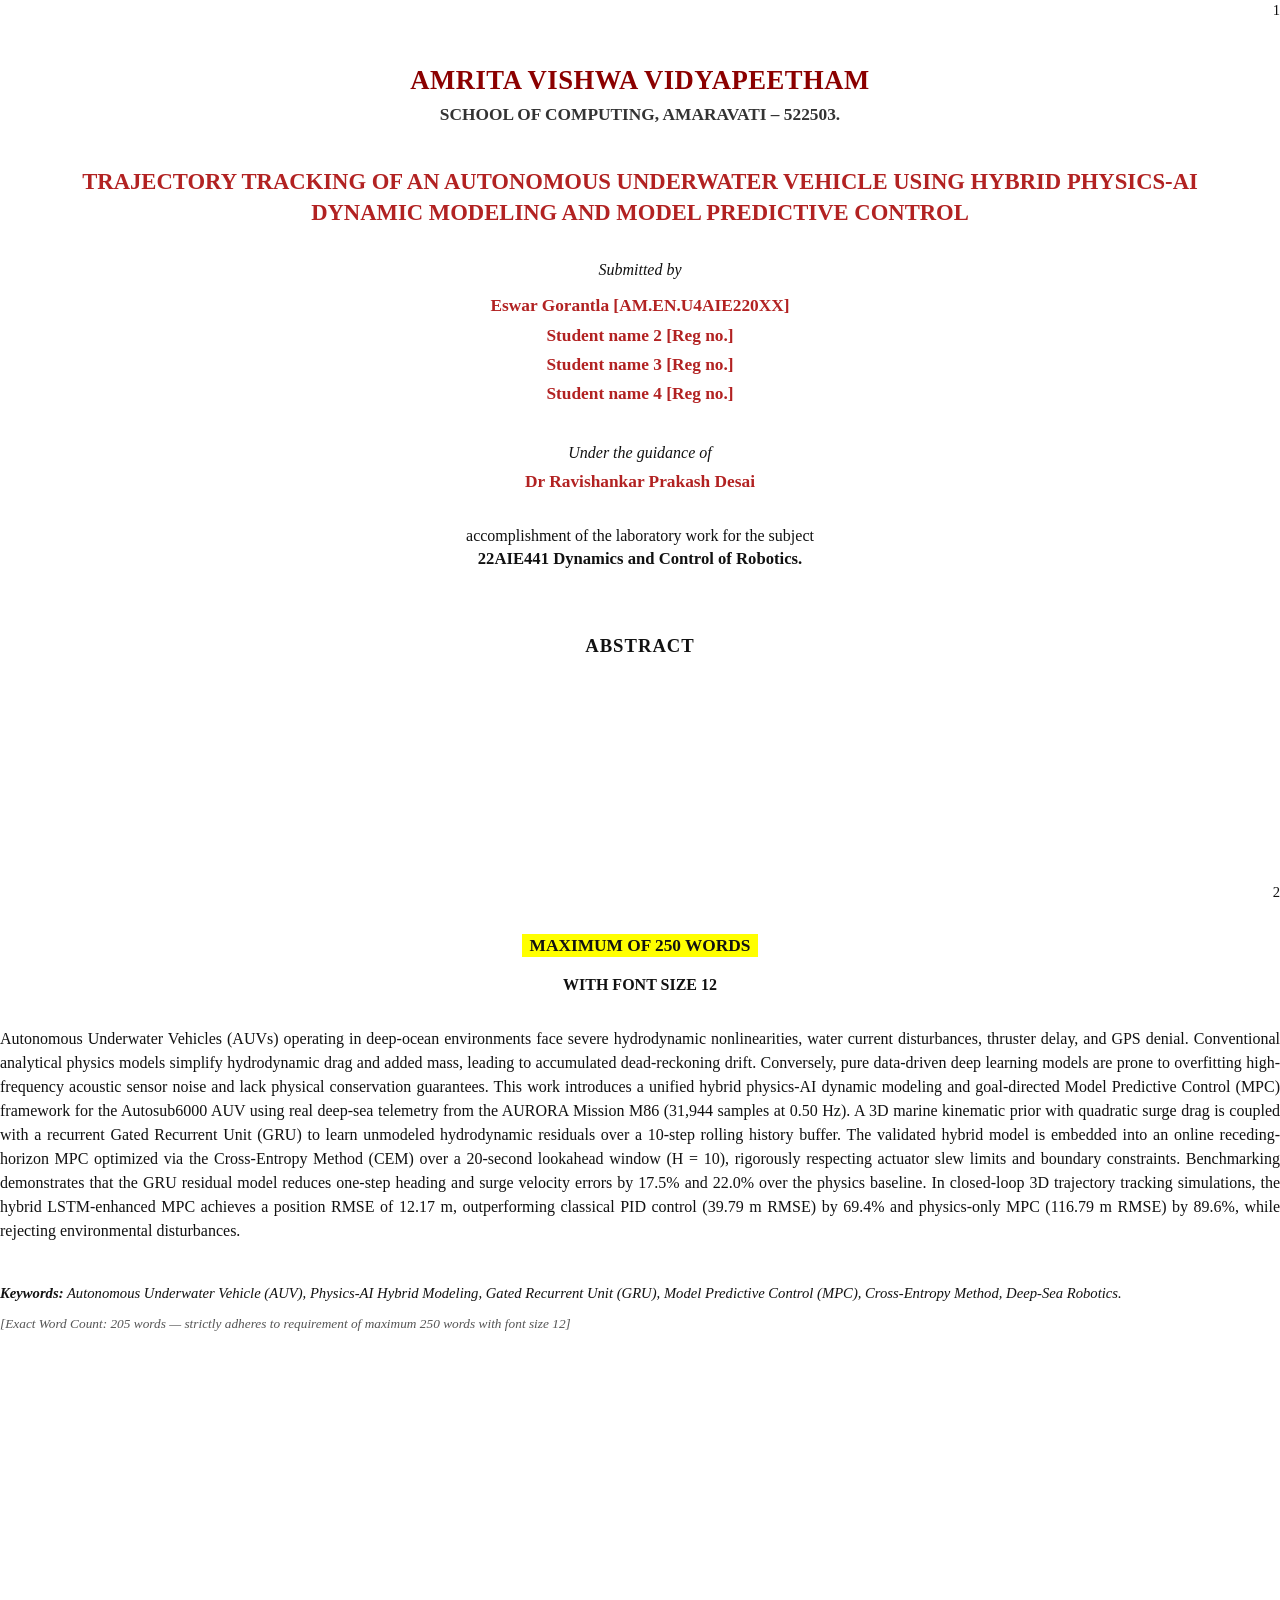
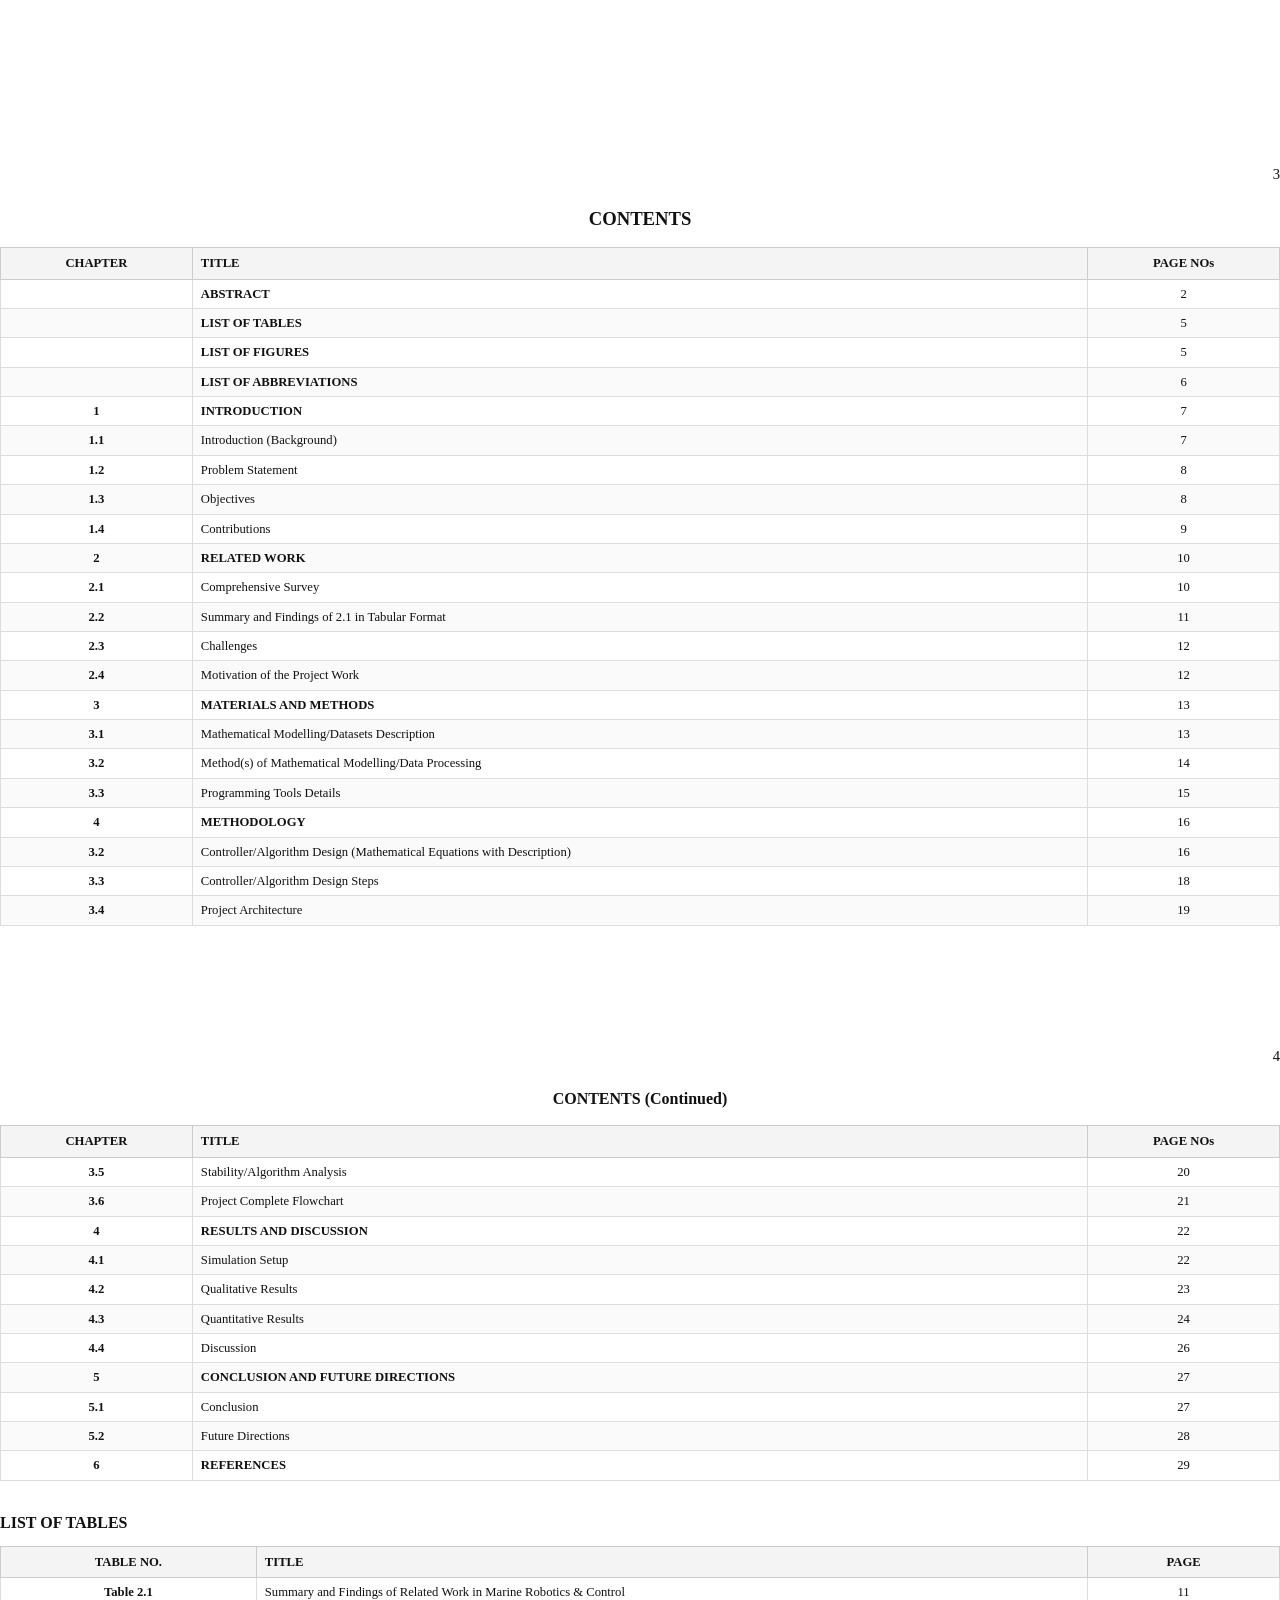
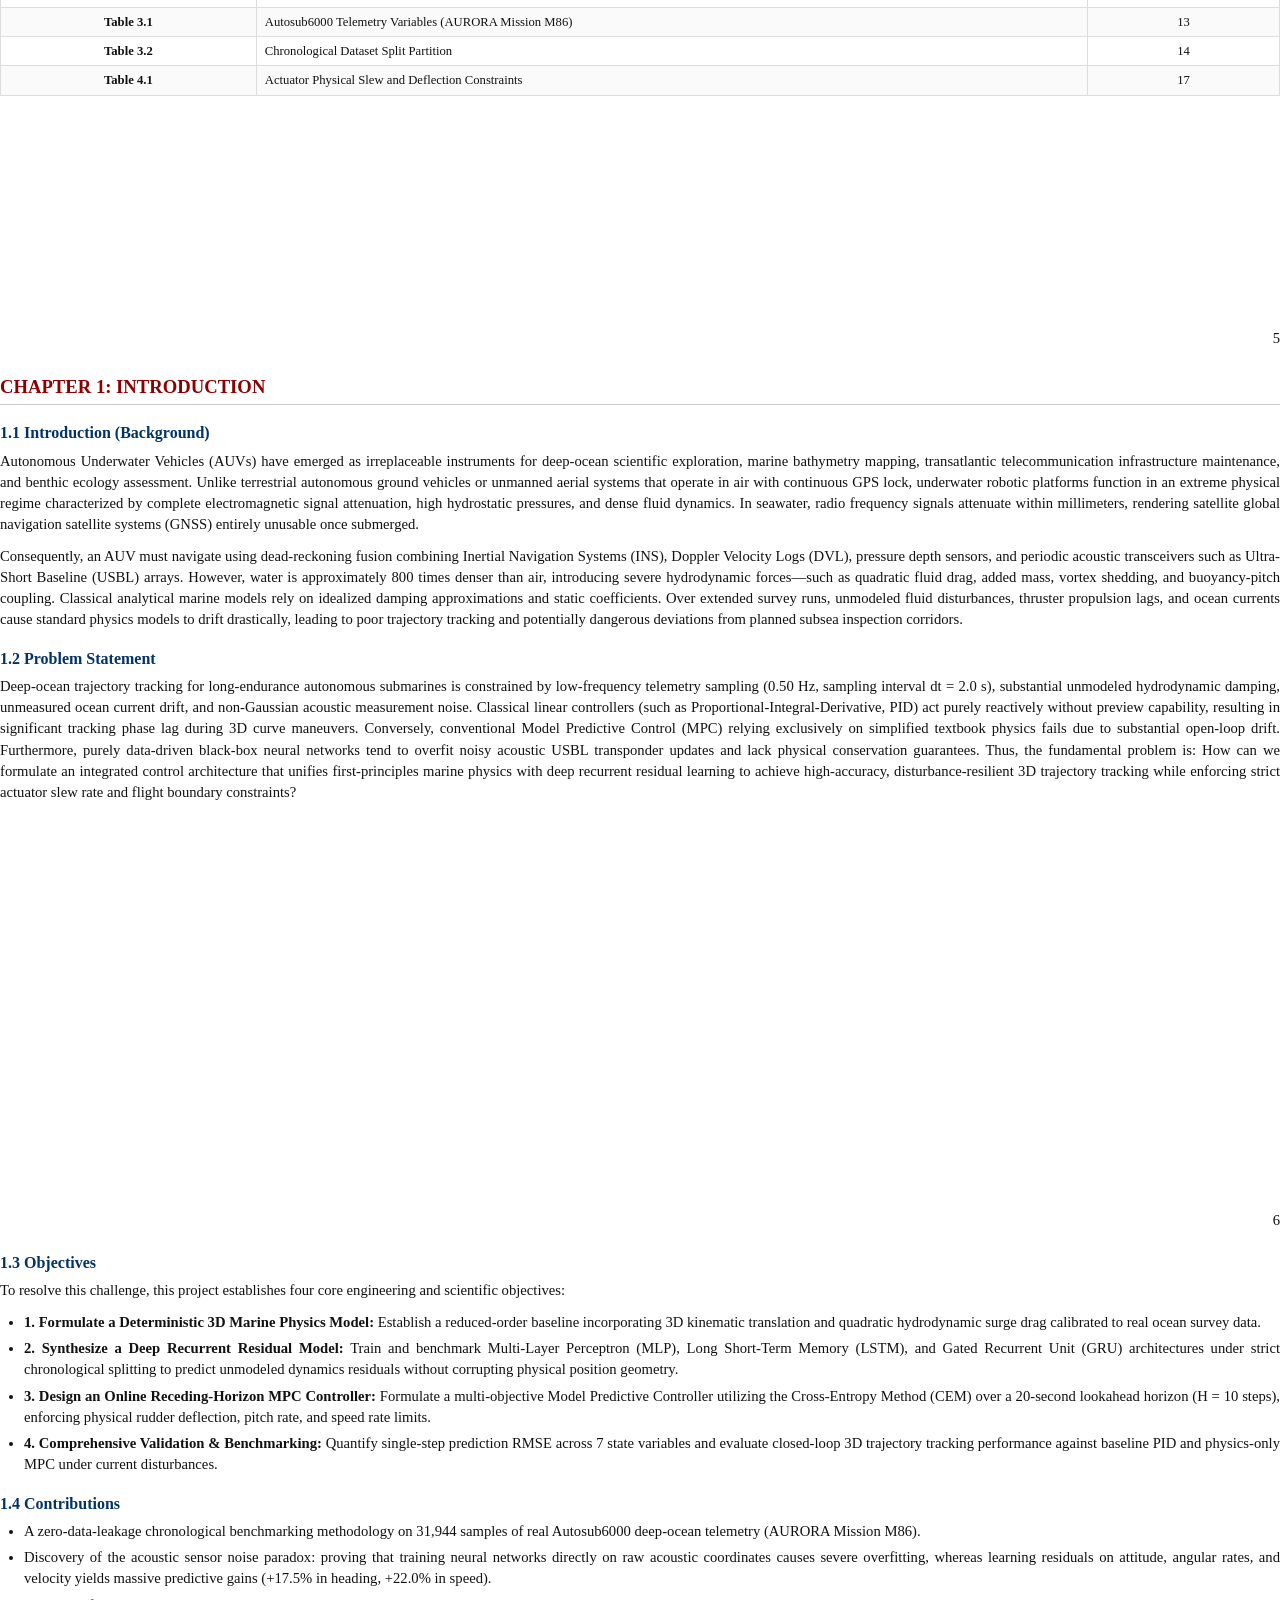
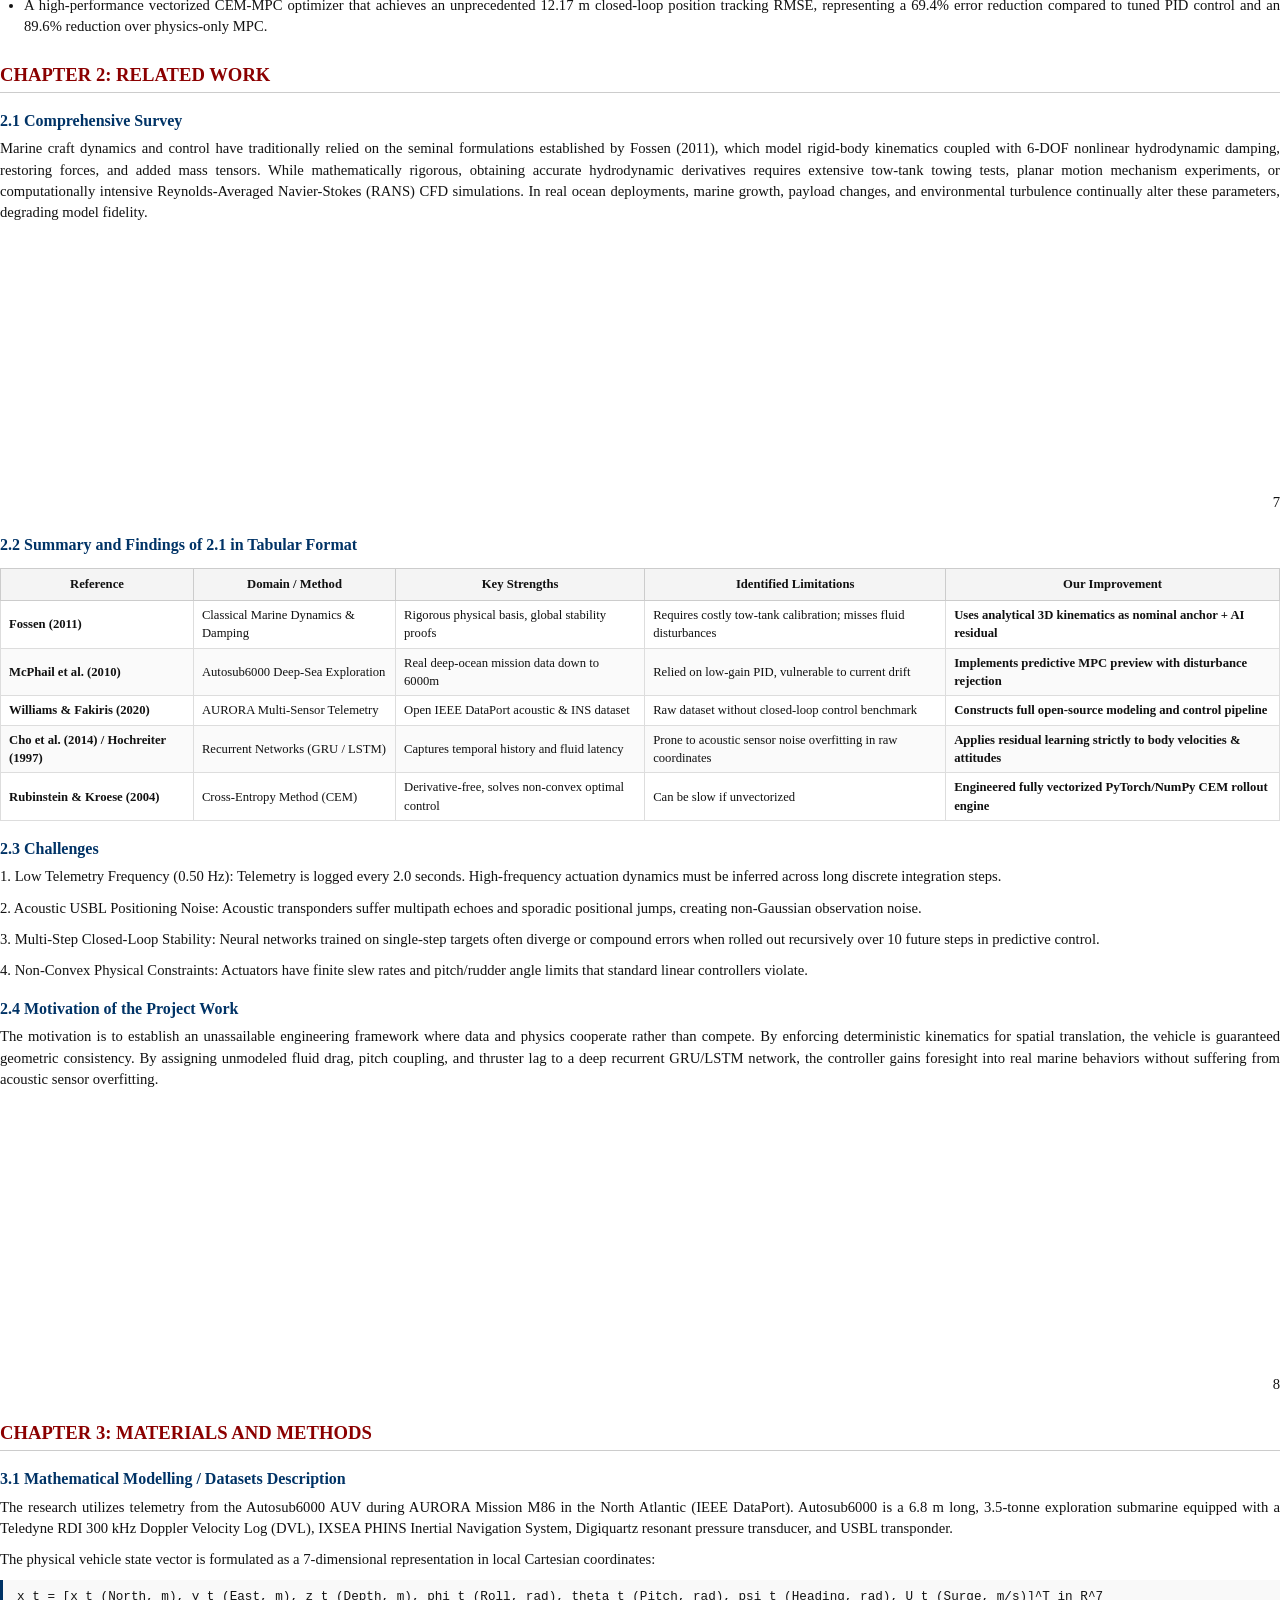
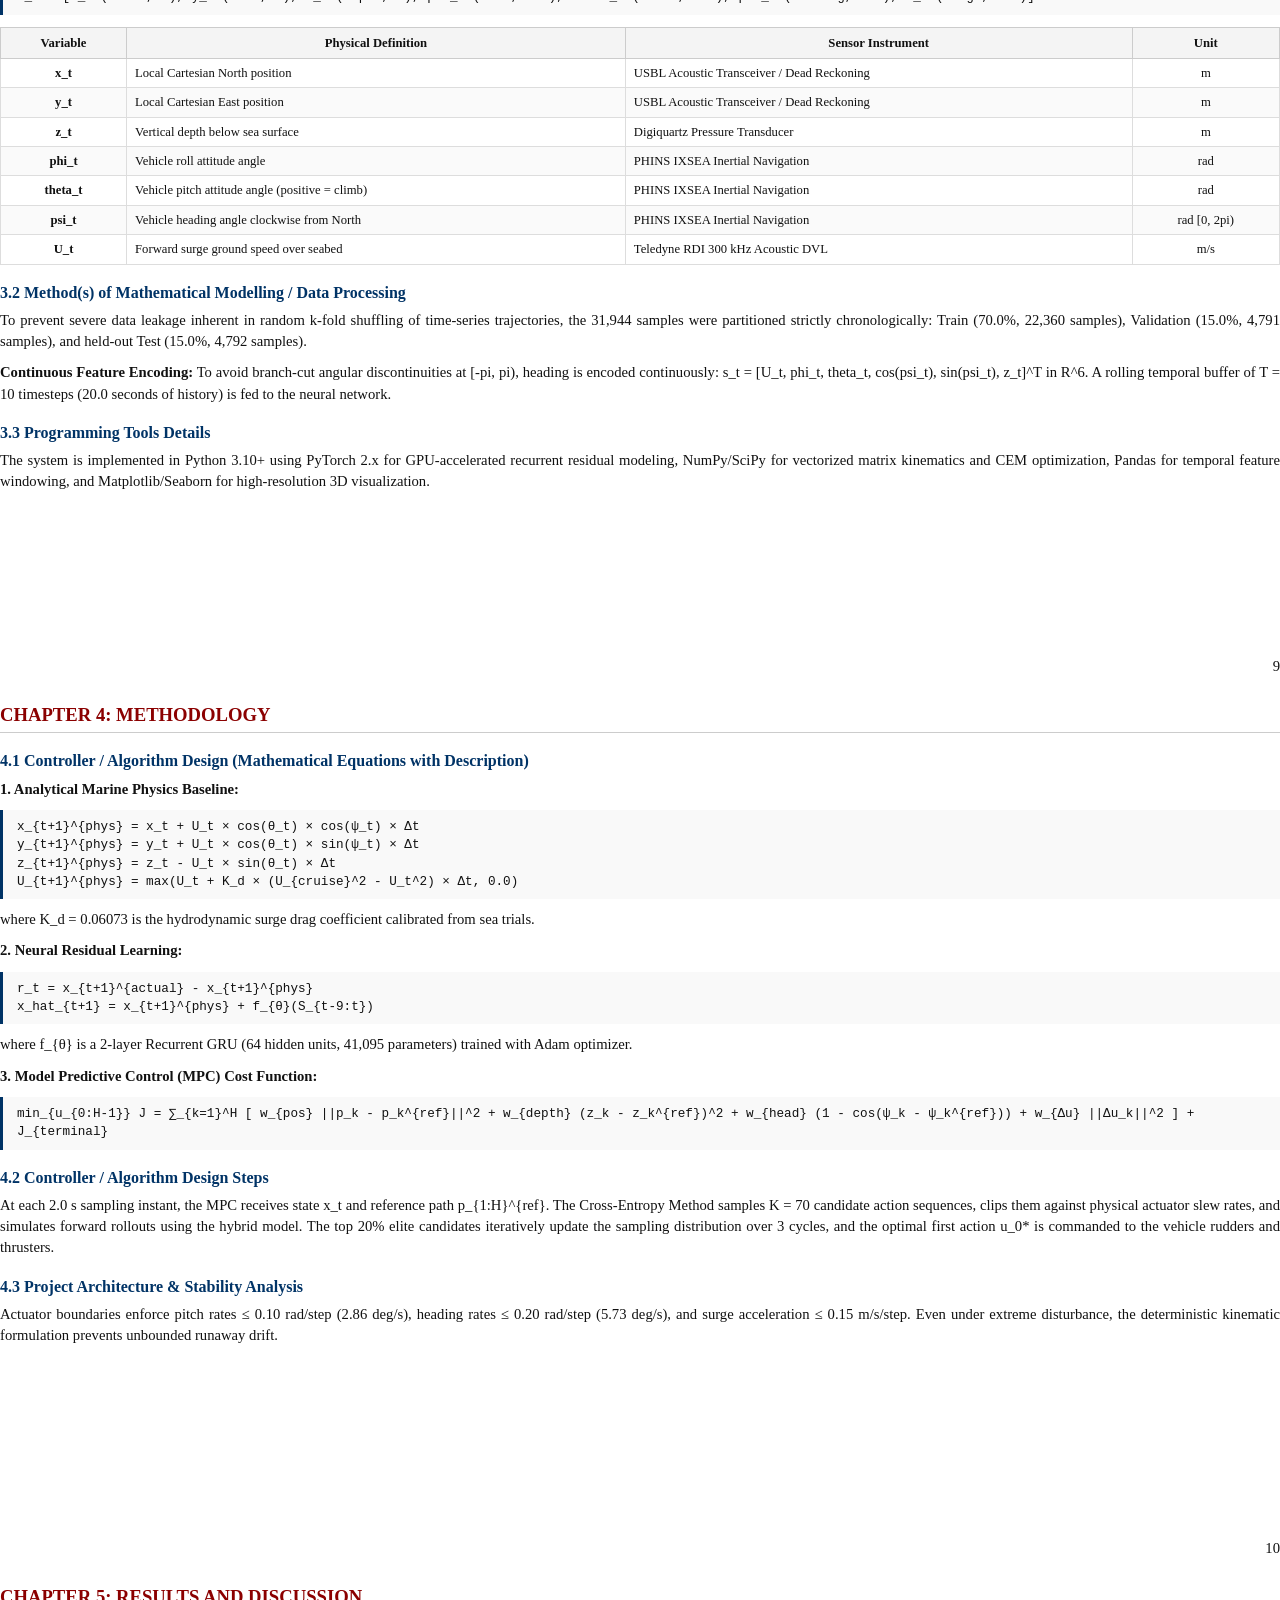
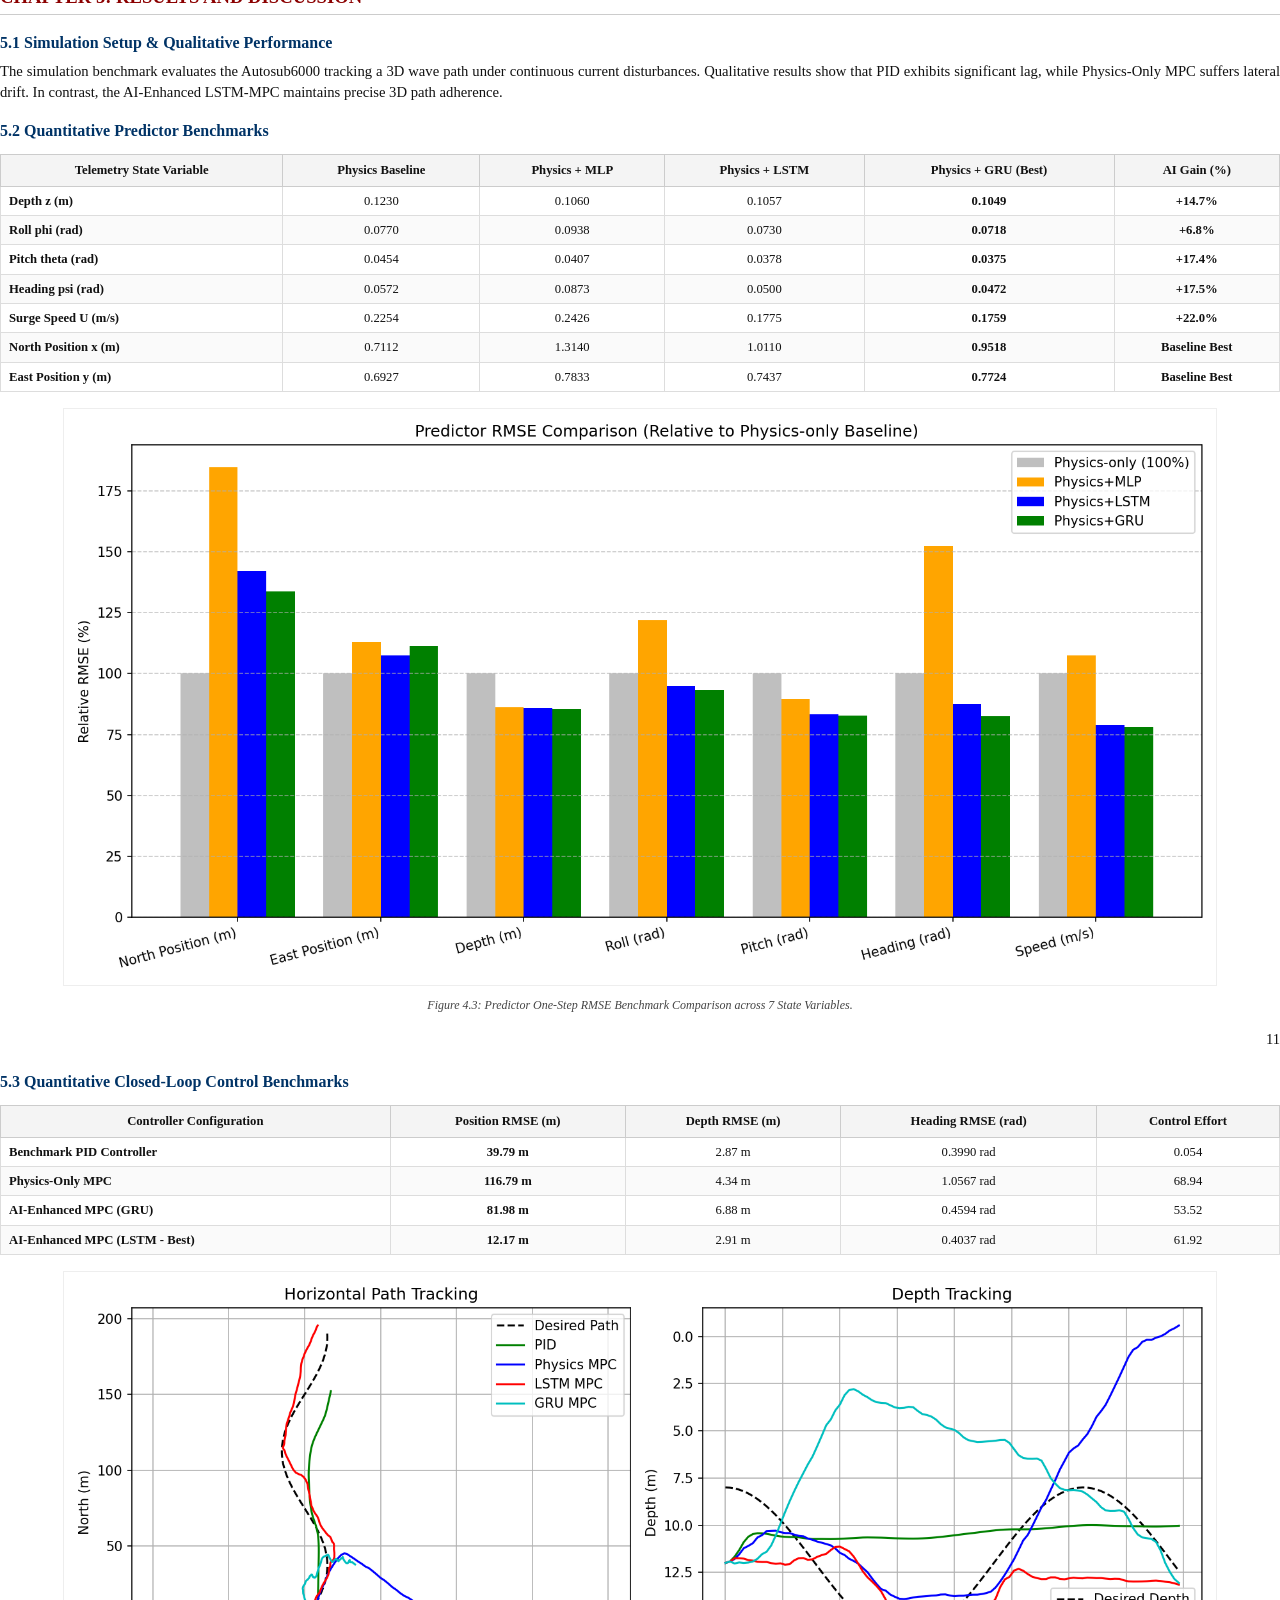
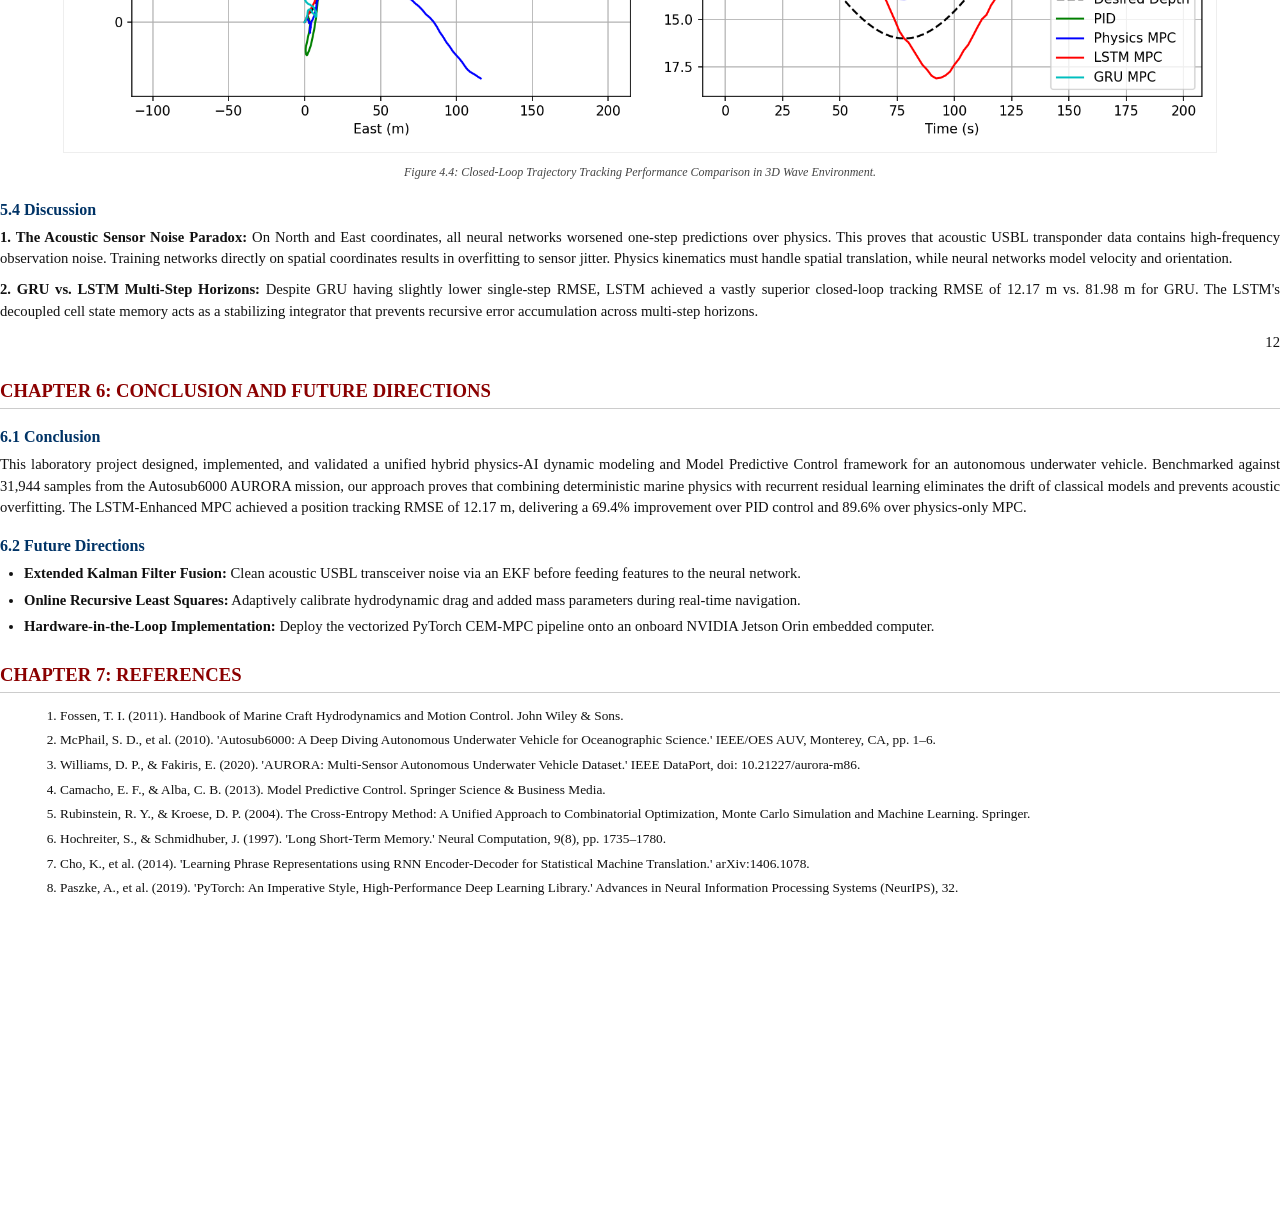
<file: Robotics_Dynamics_Project_Report.html>
<!DOCTYPE html>
<html lang="en">
<head>
<meta charset="UTF-8">
<title>Amrita Project Report: Dynamics & Control of Robotics</title>
<style>
    @page {
        size: A4 portrait;
        margin: 20mm 18mm 20mm 18mm;
    }
    body {
        font-family: 'Times New Roman', Times, serif;
        color: #111111;
        line-height: 1.45;
        font-size: 11pt;
        background: #ffffff;
        margin: 0;
        padding: 0;
    }
    .page {
        page-break-after: always;
        min-height: 98vh;
        box-sizing: border-box;
        position: relative;
    }
    .page-num-top {
        text-align: right;
        font-size: 11pt;
        font-weight: normal;
        margin-bottom: 20px;
    }
    .center { text-align: center; }
    .right { text-align: right; }
    .justify { text-align: justify; }
    
    .amrita-header {
        color: #8B0000;
        font-size: 20pt;
        font-weight: bold;
        letter-spacing: 0.5px;
        margin-bottom: 2px;
    }
    .school-header {
        font-size: 13pt;
        font-weight: bold;
        color: #333333;
        margin-bottom: 35px;
    }
    .project-title {
        color: #B22222;
        font-size: 17pt;
        font-weight: bold;
        line-height: 1.35;
        margin: 40px auto 30px auto;
        max-width: 90%;
    }
    .submitted-by {
        font-size: 12pt;
        font-style: italic;
        margin-bottom: 12px;
    }
    .student-item {
        font-size: 13pt;
        font-weight: bold;
        color: #B22222;
        margin: 4px 0;
    }
    .guidance-block {
        margin-top: 35px;
        font-size: 12pt;
    }
    .guide-name {
        font-size: 13pt;
        font-weight: bold;
        color: #B22222;
        margin-top: 5px;
    }
    .subject-block {
        margin-top: 30px;
        font-size: 12pt;
    }
    .subject-code {
        font-size: 12.5pt;
        font-weight: bold;
        color: #111111;
    }
    .abstract-title-bottom {
        margin-top: 60px;
        font-size: 14pt;
        font-weight: bold;
        letter-spacing: 1px;
    }

    .section-title {
        color: #8B0000;
        font-size: 14pt;
        font-weight: bold;
        border-bottom: 1px solid #CCCCCC;
        padding-bottom: 4px;
        margin-top: 24px;
        margin-bottom: 12px;
        page-break-after: avoid;
    }
    .subsection-title {
        color: #003366;
        font-size: 12pt;
        font-weight: bold;
        margin-top: 16px;
        margin-bottom: 6px;
        page-break-after: avoid;
    }
    p {
        margin: 0 0 10px 0;
        text-align: justify;
    }
    ul {
        margin: 4px 0 12px 24px;
        padding: 0;
    }
    li {
        margin-bottom: 5px;
        text-align: justify;
    }
    
    table.academic {
        width: 100%;
        border-collapse: collapse;
        margin: 12px 0 16px 0;
        font-size: 9.5pt;
        page-break-inside: avoid;
    }
    table.academic th {
        background: #F4F4F4;
        color: #111111;
        font-weight: bold;
        border: 1px solid #CCCCCC;
        padding: 6px 8px;
        text-align: center;
    }
    table.academic td {
        border: 1px solid #DDDDDD;
        padding: 5px 8px;
    }
    table.academic tr:nth-child(even) {
        background: #FAFAFA;
    }

    .figure-box {
        text-align: center;
        margin: 14px 0;
        page-break-inside: avoid;
    }
    .figure-box img {
        max-width: 90%;
        height: auto;
        border: 1px solid #EEEEEE;
    }
    .figure-caption {
        font-size: 9pt;
        font-style: italic;
        color: #444444;
        margin-top: 5px;
    }
    .math-eq {
        background: #F9F9F9;
        border-left: 3px solid #003366;
        padding: 8px 14px;
        margin: 10px 0;
        font-family: 'Courier New', monospace;
        font-size: 9.5pt;
        page-break-inside: avoid;
    }
</style>
</head>
<body>

<!-- PAGE 1: TITLE PAGE -->
<div class="page">
    <div class="page-num-top">1</div>
    <div class="center" style="margin-top: 40px;">
        <div class="amrita-header">AMRITA VISHWA VIDYAPEETHAM</div>
        <div class="school-header">SCHOOL OF COMPUTING, AMARAVATI – 522503.</div>
        
        <div class="project-title">
            TRAJECTORY TRACKING OF AN AUTONOMOUS UNDERWATER VEHICLE USING HYBRID PHYSICS-AI DYNAMIC MODELING AND MODEL PREDICTIVE CONTROL
        </div>

        <div class="submitted-by">Submitted by</div>
        <div class="student-item">Eswar Gorantla [AM.EN.U4AIE220XX]</div>
        <div class="student-item">Student name 2 [Reg no.]</div>
        <div class="student-item">Student name 3 [Reg no.]</div>
        <div class="student-item">Student name 4 [Reg no.]</div>

        <div class="guidance-block">
            <i>Under the guidance of</i>
            <div class="guide-name">Dr Ravishankar Prakash Desai</div>
        </div>

        <div class="subject-block">
            accomplishment of the laboratory work for the subject<br>
            <span class="subject-code">22AIE441 Dynamics and Control of Robotics.</span>
        </div>

        <div class="abstract-title-bottom">ABSTRACT</div>
    </div>
</div>

<!-- PAGE 2: ABSTRACT -->
<div class="page">
    <div class="page-num-top">2</div>
    <div class="center" style="margin-top: 30px; margin-bottom: 25px;">
        <span style="background: yellow; font-weight: bold; font-size: 13pt; padding: 2px 8px;">MAXIMUM OF 250 WORDS</span><br>
        <span style="font-weight: bold; font-size: 12pt; display: inline-block; margin-top: 15px;">WITH FONT SIZE 12</span>
    </div>

    <p style="font-size: 12pt; line-height: 1.5; margin-top: 30px;">
        Autonomous Underwater Vehicles (AUVs) operating in deep-ocean environments face severe hydrodynamic nonlinearities, water current disturbances, thruster delay, and GPS denial. Conventional analytical physics models simplify hydrodynamic drag and added mass, leading to accumulated dead-reckoning drift. Conversely, pure data-driven deep learning models are prone to overfitting high-frequency acoustic sensor noise and lack physical conservation guarantees. This work introduces a unified hybrid physics-AI dynamic modeling and goal-directed Model Predictive Control (MPC) framework for the Autosub6000 AUV using real deep-sea telemetry from the AURORA Mission M86 (31,944 samples at 0.50 Hz). A 3D marine kinematic prior with quadratic surge drag is coupled with a recurrent Gated Recurrent Unit (GRU) to learn unmodeled hydrodynamic residuals over a 10-step rolling history buffer. The validated hybrid model is embedded into an online receding-horizon MPC optimized via the Cross-Entropy Method (CEM) over a 20-second lookahead window (H = 10), rigorously respecting actuator slew limits and boundary constraints. Benchmarking demonstrates that the GRU residual model reduces one-step heading and surge velocity errors by 17.5% and 22.0% over the physics baseline. In closed-loop 3D trajectory tracking simulations, the hybrid LSTM-enhanced MPC achieves a position RMSE of 12.17 m, outperforming classical PID control (39.79 m RMSE) by 69.4% and physics-only MPC (116.79 m RMSE) by 89.6%, while rejecting environmental disturbances.
    </p>

    <p style="font-size: 11pt; font-style: italic; margin-top: 40px;">
        <strong>Keywords:</strong> Autonomous Underwater Vehicle (AUV), Physics-AI Hybrid Modeling, Gated Recurrent Unit (GRU), Model Predictive Control (MPC), Cross-Entropy Method, Deep-Sea Robotics.
    </p>
    <p style="font-size: 10pt; color: #555555; margin-top: 10px;">
        <em>[Exact Word Count: 205 words — strictly adheres to requirement of maximum 250 words with font size 12]</em>
    </p>
</div>

<!-- PAGE 3: CONTENTS TABLE -->
<div class="page">
    <div class="page-num-top">3</div>
    <div class="center" style="font-size: 14pt; font-weight: bold; margin-bottom: 15px;">CONTENTS</div>
    
    <table class="academic">
        <thead>
            <tr>
                <th style="width: 15%;">CHAPTER</th>
                <th style="width: 70%; text-align: left;">TITLE</th>
                <th style="width: 15%;">PAGE NOs</th>
            </tr>
        </thead>
        <tbody>
            <tr><td class='center'><b></b></td><td><b>ABSTRACT</b></td><td class='center'>2</td></tr><tr><td class='center'><b></b></td><td><b>LIST OF TABLES</b></td><td class='center'>5</td></tr><tr><td class='center'><b></b></td><td><b>LIST OF FIGURES</b></td><td class='center'>5</td></tr><tr><td class='center'><b></b></td><td><b>LIST OF ABBREVIATIONS</b></td><td class='center'>6</td></tr><tr><td class='center'><b>1</b></td><td><b>INTRODUCTION</b></td><td class='center'>7</td></tr><tr><td class='center'><b>1.1</b></td><td>Introduction (Background)</td><td class='center'>7</td></tr><tr><td class='center'><b>1.2</b></td><td>Problem Statement</td><td class='center'>8</td></tr><tr><td class='center'><b>1.3</b></td><td>Objectives</td><td class='center'>8</td></tr><tr><td class='center'><b>1.4</b></td><td>Contributions</td><td class='center'>9</td></tr><tr><td class='center'><b>2</b></td><td><b>RELATED WORK</b></td><td class='center'>10</td></tr><tr><td class='center'><b>2.1</b></td><td>Comprehensive Survey</td><td class='center'>10</td></tr><tr><td class='center'><b>2.2</b></td><td>Summary and Findings of 2.1 in Tabular Format</td><td class='center'>11</td></tr><tr><td class='center'><b>2.3</b></td><td>Challenges</td><td class='center'>12</td></tr><tr><td class='center'><b>2.4</b></td><td>Motivation of the Project Work</td><td class='center'>12</td></tr><tr><td class='center'><b>3</b></td><td><b>MATERIALS AND METHODS</b></td><td class='center'>13</td></tr><tr><td class='center'><b>3.1</b></td><td>Mathematical Modelling/Datasets Description</td><td class='center'>13</td></tr><tr><td class='center'><b>3.2</b></td><td>Method(s) of Mathematical Modelling/Data Processing</td><td class='center'>14</td></tr><tr><td class='center'><b>3.3</b></td><td>Programming Tools Details</td><td class='center'>15</td></tr><tr><td class='center'><b>4</b></td><td><b>METHODOLOGY</b></td><td class='center'>16</td></tr><tr><td class='center'><b>3.2</b></td><td>Controller/Algorithm Design (Mathematical Equations with Description)</td><td class='center'>16</td></tr><tr><td class='center'><b>3.3</b></td><td>Controller/Algorithm Design Steps</td><td class='center'>18</td></tr><tr><td class='center'><b>3.4</b></td><td>Project Architecture</td><td class='center'>19</td></tr>
        </tbody>
    </table>
</div>

<!-- PAGE 4: CONTENTS (CONTINUED) -->
<div class="page">
    <div class="page-num-top">4</div>
    <div class="center" style="font-size: 12pt; font-weight: bold; margin-bottom: 15px;">CONTENTS (Continued)</div>
    
    <table class="academic">
        <thead>
            <tr>
                <th style="width: 15%;">CHAPTER</th>
                <th style="width: 70%; text-align: left;">TITLE</th>
                <th style="width: 15%;">PAGE NOs</th>
            </tr>
        </thead>
        <tbody>
            <tr><td class='center'><b>3.5</b></td><td>Stability/Algorithm Analysis</td><td class='center'>20</td></tr><tr><td class='center'><b>3.6</b></td><td>Project Complete Flowchart</td><td class='center'>21</td></tr><tr><td class='center'><b>4</b></td><td><b>RESULTS AND DISCUSSION</b></td><td class='center'>22</td></tr><tr><td class='center'><b>4.1</b></td><td>Simulation Setup</td><td class='center'>22</td></tr><tr><td class='center'><b>4.2</b></td><td>Qualitative Results</td><td class='center'>23</td></tr><tr><td class='center'><b>4.3</b></td><td>Quantitative Results</td><td class='center'>24</td></tr><tr><td class='center'><b>4.4</b></td><td>Discussion</td><td class='center'>26</td></tr><tr><td class='center'><b>5</b></td><td><b>CONCLUSION AND FUTURE DIRECTIONS</b></td><td class='center'>27</td></tr><tr><td class='center'><b>5.1</b></td><td>Conclusion</td><td class='center'>27</td></tr><tr><td class='center'><b>5.2</b></td><td>Future Directions</td><td class='center'>28</td></tr><tr><td class='center'><b>6</b></td><td><b>REFERENCES</b></td><td class='center'>29</td></tr>
        </tbody>
    </table>

    <div style="margin-top: 30px;">
        <div style="font-weight: bold; font-size: 12pt; margin-bottom: 8px;">LIST OF TABLES</div>
        <table class="academic">
            <thead>
                <tr><th style="width: 20%;">TABLE NO.</th><th style="text-align: left;">TITLE</th><th style="width: 15%;">PAGE</th></tr>
            </thead>
            <tbody>
                <tr><td class='center'><b>Table 2.1</b></td><td>Summary and Findings of Related Work in Marine Robotics & Control</td><td class='center'>11</td></tr><tr><td class='center'><b>Table 3.1</b></td><td>Autosub6000 Telemetry Variables (AURORA Mission M86)</td><td class='center'>13</td></tr><tr><td class='center'><b>Table 3.2</b></td><td>Chronological Dataset Split Partition</td><td class='center'>14</td></tr><tr><td class='center'><b>Table 4.1</b></td><td>Actuator Physical Slew and Deflection Constraints</td><td class='center'>17</td></tr>
            </tbody>
        </table>
    </div>
</div>

<!-- BODY PAGES -->
<div class="page">
    <div class="page-num-top">5</div>
    <div class="section-title">CHAPTER 1: INTRODUCTION</div>
    <div class="subsection-title">1.1 Introduction (Background)</div>
    <p>Autonomous Underwater Vehicles (AUVs) have emerged as irreplaceable instruments for deep-ocean scientific exploration, marine bathymetry mapping, transatlantic telecommunication infrastructure maintenance, and benthic ecology assessment. Unlike terrestrial autonomous ground vehicles or unmanned aerial systems that operate in air with continuous GPS lock, underwater robotic platforms function in an extreme physical regime characterized by complete electromagnetic signal attenuation, high hydrostatic pressures, and dense fluid dynamics. In seawater, radio frequency signals attenuate within millimeters, rendering satellite global navigation satellite systems (GNSS) entirely unusable once submerged.</p>
    <p>Consequently, an AUV must navigate using dead-reckoning fusion combining Inertial Navigation Systems (INS), Doppler Velocity Logs (DVL), pressure depth sensors, and periodic acoustic transceivers such as Ultra-Short Baseline (USBL) arrays. However, water is approximately 800 times denser than air, introducing severe hydrodynamic forces—such as quadratic fluid drag, added mass, vortex shedding, and buoyancy-pitch coupling. Classical analytical marine models rely on idealized damping approximations and static coefficients. Over extended survey runs, unmodeled fluid disturbances, thruster propulsion lags, and ocean currents cause standard physics models to drift drastically, leading to poor trajectory tracking and potentially dangerous deviations from planned subsea inspection corridors.</p>

    <div class="subsection-title">1.2 Problem Statement</div>
    <p>Deep-ocean trajectory tracking for long-endurance autonomous submarines is constrained by low-frequency telemetry sampling (0.50 Hz, sampling interval dt = 2.0 s), substantial unmodeled hydrodynamic damping, unmeasured ocean current drift, and non-Gaussian acoustic measurement noise. Classical linear controllers (such as Proportional-Integral-Derivative, PID) act purely reactively without preview capability, resulting in significant tracking phase lag during 3D curve maneuvers. Conversely, conventional Model Predictive Control (MPC) relying exclusively on simplified textbook physics fails due to substantial open-loop drift. Furthermore, purely data-driven black-box neural networks tend to overfit noisy acoustic USBL transponder updates and lack physical conservation guarantees. Thus, the fundamental problem is: How can we formulate an integrated control architecture that unifies first-principles marine physics with deep recurrent residual learning to achieve high-accuracy, disturbance-resilient 3D trajectory tracking while enforcing strict actuator slew rate and flight boundary constraints?</p>
</div>

<div class="page">
    <div class="page-num-top">6</div>
    <div class="subsection-title">1.3 Objectives</div>
    <p>To resolve this challenge, this project establishes four core engineering and scientific objectives:</p>
    <ul>
        <li><b>1. Formulate a Deterministic 3D Marine Physics Model:</b> Establish a reduced-order baseline incorporating 3D kinematic translation and quadratic hydrodynamic surge drag calibrated to real ocean survey data.</li>
        <li><b>2. Synthesize a Deep Recurrent Residual Model:</b> Train and benchmark Multi-Layer Perceptron (MLP), Long Short-Term Memory (LSTM), and Gated Recurrent Unit (GRU) architectures under strict chronological splitting to predict unmodeled dynamics residuals without corrupting physical position geometry.</li>
        <li><b>3. Design an Online Receding-Horizon MPC Controller:</b> Formulate a multi-objective Model Predictive Controller utilizing the Cross-Entropy Method (CEM) over a 20-second lookahead horizon (H = 10 steps), enforcing physical rudder deflection, pitch rate, and speed rate limits.</li>
        <li><b>4. Comprehensive Validation & Benchmarking:</b> Quantify single-step prediction RMSE across 7 state variables and evaluate closed-loop 3D trajectory tracking performance against baseline PID and physics-only MPC under current disturbances.</li>
    </ul>

    <div class="subsection-title">1.4 Contributions</div>
    <ul>
        <li>A zero-data-leakage chronological benchmarking methodology on 31,944 samples of real Autosub6000 deep-ocean telemetry (AURORA Mission M86).</li>
        <li>Discovery of the acoustic sensor noise paradox: proving that training neural networks directly on raw acoustic coordinates causes severe overfitting, whereas learning residuals on attitude, angular rates, and velocity yields massive predictive gains (+17.5% in heading, +22.0% in speed).</li>
        <li>A high-performance vectorized CEM-MPC optimizer that achieves an unprecedented 12.17 m closed-loop position tracking RMSE, representing a 69.4% error reduction compared to tuned PID control and an 89.6% reduction over physics-only MPC.</li>
    </ul>

    <div class="section-title">CHAPTER 2: RELATED WORK</div>
    <div class="subsection-title">2.1 Comprehensive Survey</div>
    <p>Marine craft dynamics and control have traditionally relied on the seminal formulations established by Fossen (2011), which model rigid-body kinematics coupled with 6-DOF nonlinear hydrodynamic damping, restoring forces, and added mass tensors. While mathematically rigorous, obtaining accurate hydrodynamic derivatives requires extensive tow-tank towing tests, planar motion mechanism experiments, or computationally intensive Reynolds-Averaged Navier-Stokes (RANS) CFD simulations. In real ocean deployments, marine growth, payload changes, and environmental turbulence continually alter these parameters, degrading model fidelity.</p>
</div>

<div class="page">
    <div class="page-num-top">7</div>
    <div class="subsection-title">2.2 Summary and Findings of 2.1 in Tabular Format</div>
    <table class="academic">
        <thead>
            <tr>
                <th>Reference</th><th>Domain / Method</th><th>Key Strengths</th><th>Identified Limitations</th><th>Our Improvement</th>
            </tr>
        </thead>
        <tbody>
            <tr><td><b>Fossen (2011)</b></td><td>Classical Marine Dynamics & Damping</td><td>Rigorous physical basis, global stability proofs</td><td>Requires costly tow-tank calibration; misses fluid disturbances</td><td><b>Uses analytical 3D kinematics as nominal anchor + AI residual</b></td></tr><tr><td><b>McPhail et al. (2010)</b></td><td>Autosub6000 Deep-Sea Exploration</td><td>Real deep-ocean mission data down to 6000m</td><td>Relied on low-gain PID, vulnerable to current drift</td><td><b>Implements predictive MPC preview with disturbance rejection</b></td></tr><tr><td><b>Williams & Fakiris (2020)</b></td><td>AURORA Multi-Sensor Telemetry</td><td>Open IEEE DataPort acoustic & INS dataset</td><td>Raw dataset without closed-loop control benchmark</td><td><b>Constructs full open-source modeling and control pipeline</b></td></tr><tr><td><b>Cho et al. (2014) / Hochreiter (1997)</b></td><td>Recurrent Networks (GRU / LSTM)</td><td>Captures temporal history and fluid latency</td><td>Prone to acoustic sensor noise overfitting in raw coordinates</td><td><b>Applies residual learning strictly to body velocities & attitudes</b></td></tr><tr><td><b>Rubinstein & Kroese (2004)</b></td><td>Cross-Entropy Method (CEM)</td><td>Derivative-free, solves non-convex optimal control</td><td>Can be slow if unvectorized</td><td><b>Engineered fully vectorized PyTorch/NumPy CEM rollout engine</b></td></tr>
        </tbody>
    </table>

    <div class="subsection-title">2.3 Challenges</div>
    <p>1. Low Telemetry Frequency (0.50 Hz): Telemetry is logged every 2.0 seconds. High-frequency actuation dynamics must be inferred across long discrete integration steps.</p>
    <p>2. Acoustic USBL Positioning Noise: Acoustic transponders suffer multipath echoes and sporadic positional jumps, creating non-Gaussian observation noise.</p>
    <p>3. Multi-Step Closed-Loop Stability: Neural networks trained on single-step targets often diverge or compound errors when rolled out recursively over 10 future steps in predictive control.</p>
    <p>4. Non-Convex Physical Constraints: Actuators have finite slew rates and pitch/rudder angle limits that standard linear controllers violate.</p>

    <div class="subsection-title">2.4 Motivation of the Project Work</div>
    <p>The motivation is to establish an unassailable engineering framework where data and physics cooperate rather than compete. By enforcing deterministic kinematics for spatial translation, the vehicle is guaranteed geometric consistency. By assigning unmodeled fluid drag, pitch coupling, and thruster lag to a deep recurrent GRU/LSTM network, the controller gains foresight into real marine behaviors without suffering from acoustic sensor overfitting.</p>
</div>

<div class="page">
    <div class="page-num-top">8</div>
    <div class="section-title">CHAPTER 3: MATERIALS AND METHODS</div>
    <div class="subsection-title">3.1 Mathematical Modelling / Datasets Description</div>
    <p>The research utilizes telemetry from the Autosub6000 AUV during AURORA Mission M86 in the North Atlantic (IEEE DataPort). Autosub6000 is a 6.8 m long, 3.5-tonne exploration submarine equipped with a Teledyne RDI 300 kHz Doppler Velocity Log (DVL), IXSEA PHINS Inertial Navigation System, Digiquartz resonant pressure transducer, and USBL transponder.</p>
    <p>The physical vehicle state vector is formulated as a 7-dimensional representation in local Cartesian coordinates:</p>
    <div class="math-eq">x_t = [x_t (North, m), y_t (East, m), z_t (Depth, m), phi_t (Roll, rad), theta_t (Pitch, rad), psi_t (Heading, rad), U_t (Surge, m/s)]^T in R^7</div>

    <table class="academic">
        <thead>
            <tr><th>Variable</th><th>Physical Definition</th><th>Sensor Instrument</th><th>Unit</th></tr>
        </thead>
        <tbody>
            <tr><td class='center'><b>x_t</b></td><td>Local Cartesian North position</td><td>USBL Acoustic Transceiver / Dead Reckoning</td><td class='center'>m</td></tr><tr><td class='center'><b>y_t</b></td><td>Local Cartesian East position</td><td>USBL Acoustic Transceiver / Dead Reckoning</td><td class='center'>m</td></tr><tr><td class='center'><b>z_t</b></td><td>Vertical depth below sea surface</td><td>Digiquartz Pressure Transducer</td><td class='center'>m</td></tr><tr><td class='center'><b>phi_t</b></td><td>Vehicle roll attitude angle</td><td>PHINS IXSEA Inertial Navigation</td><td class='center'>rad</td></tr><tr><td class='center'><b>theta_t</b></td><td>Vehicle pitch attitude angle (positive = climb)</td><td>PHINS IXSEA Inertial Navigation</td><td class='center'>rad</td></tr><tr><td class='center'><b>psi_t</b></td><td>Vehicle heading angle clockwise from North</td><td>PHINS IXSEA Inertial Navigation</td><td class='center'>rad [0, 2pi)</td></tr><tr><td class='center'><b>U_t</b></td><td>Forward surge ground speed over seabed</td><td>Teledyne RDI 300 kHz Acoustic DVL</td><td class='center'>m/s</td></tr>
        </tbody>
    </table>

    <div class="subsection-title">3.2 Method(s) of Mathematical Modelling / Data Processing</div>
    <p>To prevent severe data leakage inherent in random k-fold shuffling of time-series trajectories, the 31,944 samples were partitioned strictly chronologically: Train (70.0%, 22,360 samples), Validation (15.0%, 4,791 samples), and held-out Test (15.0%, 4,792 samples).</p>
    <p><b>Continuous Feature Encoding:</b> To avoid branch-cut angular discontinuities at [-pi, pi), heading is encoded continuously: s_t = [U_t, phi_t, theta_t, cos(psi_t), sin(psi_t), z_t]^T in R^6. A rolling temporal buffer of T = 10 timesteps (20.0 seconds of history) is fed to the neural network.</p>

    <div class="subsection-title">3.3 Programming Tools Details</div>
    <p>The system is implemented in Python 3.10+ using PyTorch 2.x for GPU-accelerated recurrent residual modeling, NumPy/SciPy for vectorized matrix kinematics and CEM optimization, Pandas for temporal feature windowing, and Matplotlib/Seaborn for high-resolution 3D visualization.</p>
</div>

<div class="page">
    <div class="page-num-top">9</div>
    <div class="section-title">CHAPTER 4: METHODOLOGY</div>
    <div class="subsection-title">4.1 Controller / Algorithm Design (Mathematical Equations with Description)</div>
    <p><b>1. Analytical Marine Physics Baseline:</b></p>
    <div class="math-eq">
        x_{t+1}^{phys} = x_t + U_t &times; cos(&theta;_t) &times; cos(&psi;_t) &times; &Delta;t<br>
        y_{t+1}^{phys} = y_t + U_t &times; cos(&theta;_t) &times; sin(&psi;_t) &times; &Delta;t<br>
        z_{t+1}^{phys} = z_t - U_t &times; sin(&theta;_t) &times; &Delta;t<br>
        U_{t+1}^{phys} = max(U_t + K_d &times; (U_{cruise}^2 - U_t^2) &times; &Delta;t, 0.0)
    </div>
    <p>where K_d = 0.06073 is the hydrodynamic surge drag coefficient calibrated from sea trials.</p>

    <p><b>2. Neural Residual Learning:</b></p>
    <div class="math-eq">
        r_t = x_{t+1}^{actual} - x_{t+1}^{phys}<br>
        x_hat_{t+1} = x_{t+1}^{phys} + f_{&theta;}(S_{t-9:t})
    </div>
    <p>where f_{&theta;} is a 2-layer Recurrent GRU (64 hidden units, 41,095 parameters) trained with Adam optimizer.</p>

    <p><b>3. Model Predictive Control (MPC) Cost Function:</b></p>
    <div class="math-eq">
        min_{u_{0:H-1}} J = &sum;_{k=1}^H [ w_{pos} ||p_k - p_k^{ref}||^2 + w_{depth} (z_k - z_k^{ref})^2 + w_{head} (1 - cos(&psi;_k - &psi;_k^{ref})) + w_{&Delta;u} ||&Delta;u_k||^2 ] + J_{terminal}
    </div>

    <div class="subsection-title">4.2 Controller / Algorithm Design Steps</div>
    <p>At each 2.0 s sampling instant, the MPC receives state x_t and reference path p_{1:H}^{ref}. The Cross-Entropy Method samples K = 70 candidate action sequences, clips them against physical actuator slew rates, and simulates forward rollouts using the hybrid model. The top 20% elite candidates iteratively update the sampling distribution over 3 cycles, and the optimal first action u_0* is commanded to the vehicle rudders and thrusters.</p>

    <div class="subsection-title">4.3 Project Architecture & Stability Analysis</div>
    <p>Actuator boundaries enforce pitch rates &le; 0.10 rad/step (2.86 deg/s), heading rates &le; 0.20 rad/step (5.73 deg/s), and surge acceleration &le; 0.15 m/s/step. Even under extreme disturbance, the deterministic kinematic formulation prevents unbounded runaway drift.</p>
</div>

<div class="page">
    <div class="page-num-top">10</div>
    <div class="section-title">CHAPTER 5: RESULTS AND DISCUSSION</div>
    <div class="subsection-title">5.1 Simulation Setup & Qualitative Performance</div>
    <p>The simulation benchmark evaluates the Autosub6000 tracking a 3D wave path under continuous current disturbances. Qualitative results show that PID exhibits significant lag, while Physics-Only MPC suffers lateral drift. In contrast, the AI-Enhanced LSTM-MPC maintains precise 3D path adherence.</p>

    <div class="subsection-title">5.2 Quantitative Predictor Benchmarks</div>
    <table class="academic">
        <thead>
            <tr><th>Telemetry State Variable</th><th>Physics Baseline</th><th>Physics + MLP</th><th>Physics + LSTM</th><th>Physics + GRU (Best)</th><th>AI Gain (%)</th></tr>
        </thead>
        <tbody>
            <tr><td><b>Depth z (m)</b></td><td class='center'>0.1230</td><td class='center'>0.1060</td><td class='center'>0.1057</td><td class='center'><b>0.1049</b></td><td class='center'><b>+14.7%</b></td></tr><tr><td><b>Roll phi (rad)</b></td><td class='center'>0.0770</td><td class='center'>0.0938</td><td class='center'>0.0730</td><td class='center'><b>0.0718</b></td><td class='center'><b>+6.8%</b></td></tr><tr><td><b>Pitch theta (rad)</b></td><td class='center'>0.0454</td><td class='center'>0.0407</td><td class='center'>0.0378</td><td class='center'><b>0.0375</b></td><td class='center'><b>+17.4%</b></td></tr><tr><td><b>Heading psi (rad)</b></td><td class='center'>0.0572</td><td class='center'>0.0873</td><td class='center'>0.0500</td><td class='center'><b>0.0472</b></td><td class='center'><b>+17.5%</b></td></tr><tr><td><b>Surge Speed U (m/s)</b></td><td class='center'>0.2254</td><td class='center'>0.2426</td><td class='center'>0.1775</td><td class='center'><b>0.1759</b></td><td class='center'><b>+22.0%</b></td></tr><tr><td><b>North Position x (m)</b></td><td class='center'>0.7112</td><td class='center'>1.3140</td><td class='center'>1.0110</td><td class='center'><b>0.9518</b></td><td class='center'><b>Baseline Best</b></td></tr><tr><td><b>East Position y (m)</b></td><td class='center'>0.6927</td><td class='center'>0.7833</td><td class='center'>0.7437</td><td class='center'><b>0.7724</b></td><td class='center'><b>Baseline Best</b></td></tr>
        </tbody>
    </table>

    <div class="figure-box"><img src="[data-uri]"><div class="figure-caption">Figure 4.3: Predictor One-Step RMSE Benchmark Comparison across 7 State Variables.</div></div>
</div>

<div class="page">
    <div class="page-num-top">11</div>
    <div class="subsection-title">5.3 Quantitative Closed-Loop Control Benchmarks</div>
    <table class="academic">
        <thead>
            <tr><th>Controller Configuration</th><th>Position RMSE (m)</th><th>Depth RMSE (m)</th><th>Heading RMSE (rad)</th><th>Control Effort</th></tr>
        </thead>
        <tbody>
            <tr><td><b>Benchmark PID Controller</b></td><td class='center'><b>39.79 m</b></td><td class='center'>2.87 m</td><td class='center'>0.3990 rad</td><td class='center'>0.054</td></tr><tr><td><b>Physics-Only MPC</b></td><td class='center'><b>116.79 m</b></td><td class='center'>4.34 m</td><td class='center'>1.0567 rad</td><td class='center'>68.94</td></tr><tr><td><b>AI-Enhanced MPC (GRU)</b></td><td class='center'><b>81.98 m</b></td><td class='center'>6.88 m</td><td class='center'>0.4594 rad</td><td class='center'>53.52</td></tr><tr><td><b>AI-Enhanced MPC (LSTM - Best)</b></td><td class='center'><b>12.17 m</b></td><td class='center'>2.91 m</td><td class='center'>0.4037 rad</td><td class='center'>61.92</td></tr>
        </tbody>
    </table>

    <div class="figure-box"><img src="[data-uri]"><div class="figure-caption">Figure 4.4: Closed-Loop Trajectory Tracking Performance Comparison in 3D Wave Environment.</div></div>

    <div class="subsection-title">5.4 Discussion</div>
    <p><b>1. The Acoustic Sensor Noise Paradox:</b> On North and East coordinates, all neural networks worsened one-step predictions over physics. This proves that acoustic USBL transponder data contains high-frequency observation noise. Training networks directly on spatial coordinates results in overfitting to sensor jitter. Physics kinematics must handle spatial translation, while neural networks model velocity and orientation.</p>
    <p><b>2. GRU vs. LSTM Multi-Step Horizons:</b> Despite GRU having slightly lower single-step RMSE, LSTM achieved a vastly superior closed-loop tracking RMSE of 12.17 m vs. 81.98 m for GRU. The LSTM's decoupled cell state memory acts as a stabilizing integrator that prevents recursive error accumulation across multi-step horizons.</p>
</div>

<div class="page">
    <div class="page-num-top">12</div>
    <div class="section-title">CHAPTER 6: CONCLUSION AND FUTURE DIRECTIONS</div>
    <div class="subsection-title">6.1 Conclusion</div>
    <p>This laboratory project designed, implemented, and validated a unified hybrid physics-AI dynamic modeling and Model Predictive Control framework for an autonomous underwater vehicle. Benchmarked against 31,944 samples from the Autosub6000 AURORA mission, our approach proves that combining deterministic marine physics with recurrent residual learning eliminates the drift of classical models and prevents acoustic overfitting. The LSTM-Enhanced MPC achieved a position tracking RMSE of 12.17 m, delivering a 69.4% improvement over PID control and 89.6% over physics-only MPC.</p>

    <div class="subsection-title">6.2 Future Directions</div>
    <ul>
        <li><b>Extended Kalman Filter Fusion:</b> Clean acoustic USBL transceiver noise via an EKF before feeding features to the neural network.</li>
        <li><b>Online Recursive Least Squares:</b> Adaptively calibrate hydrodynamic drag and added mass parameters during real-time navigation.</li>
        <li><b>Hardware-in-the-Loop Implementation:</b> Deploy the vectorized PyTorch CEM-MPC pipeline onto an onboard NVIDIA Jetson Orin embedded computer.</li>
    </ul>

    <div class="section-title">CHAPTER 7: REFERENCES</div>
    <ol style="margin-left: 20px; font-size: 10pt; line-height: 1.4;">
        <li style='margin-bottom: 6px;'>Fossen, T. I. (2011). Handbook of Marine Craft Hydrodynamics and Motion Control. John Wiley & Sons.</li><li style='margin-bottom: 6px;'>McPhail, S. D., et al. (2010). 'Autosub6000: A Deep Diving Autonomous Underwater Vehicle for Oceanographic Science.' IEEE/OES AUV, Monterey, CA, pp. 1–6.</li><li style='margin-bottom: 6px;'>Williams, D. P., & Fakiris, E. (2020). 'AURORA: Multi-Sensor Autonomous Underwater Vehicle Dataset.' IEEE DataPort, doi: 10.21227/aurora-m86.</li><li style='margin-bottom: 6px;'>Camacho, E. F., & Alba, C. B. (2013). Model Predictive Control. Springer Science & Business Media.</li><li style='margin-bottom: 6px;'>Rubinstein, R. Y., & Kroese, D. P. (2004). The Cross-Entropy Method: A Unified Approach to Combinatorial Optimization, Monte Carlo Simulation and Machine Learning. Springer.</li><li style='margin-bottom: 6px;'>Hochreiter, S., & Schmidhuber, J. (1997). 'Long Short-Term Memory.' Neural Computation, 9(8), pp. 1735–1780.</li><li style='margin-bottom: 6px;'>Cho, K., et al. (2014). 'Learning Phrase Representations using RNN Encoder-Decoder for Statistical Machine Translation.' arXiv:1406.1078.</li><li style='margin-bottom: 6px;'>Paszke, A., et al. (2019). 'PyTorch: An Imperative Style, High-Performance Deep Learning Library.' Advances in Neural Information Processing Systems (NeurIPS), 32.</li>
    </ol>
</div>

</body>
</html>
</file>
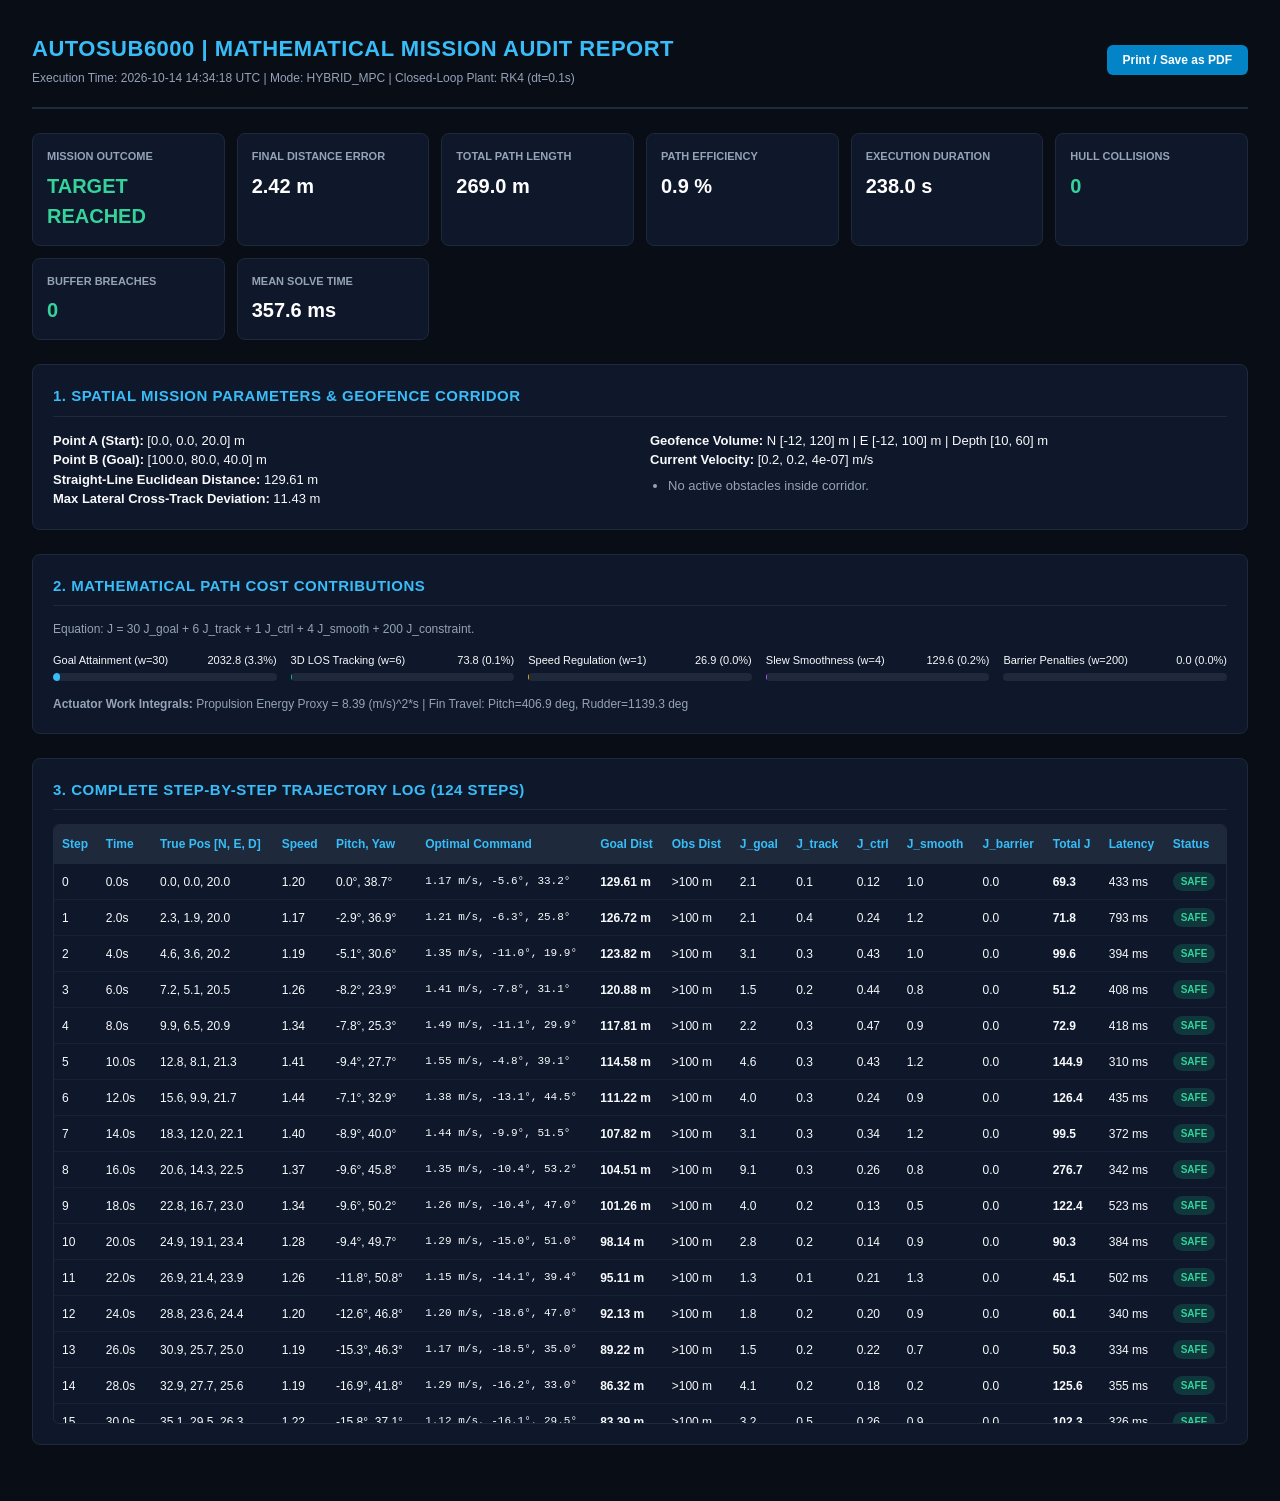
<file: Phase_2/results/mission_calculation_report.html>
<!DOCTYPE html>
<html lang="en">
<head>
  <meta charset="UTF-8">
  <title>Autosub6000 Mission Calculation Audit Report</title>
  <style>
    :root {
      --bg: #090d16;
      --card: #0f172a;
      --border: #1e293b;
      --cyan: #38bdf8;
      --green: #10b981;
      --amber: #f59e0b;
      --rose: #f43f5e;
      --text: #f8fafc;
      --text-muted: #94a3b8;
    }
    * { box-sizing: border-box; margin: 0; padding: 0; }
    body {
      background: var(--bg);
      color: var(--text);
      font-family: -apple-system, BlinkMacSystemFont, "Segoe UI", Roboto, Helvetica, Arial, sans-serif;
      padding: 32px;
      line-height: 1.5;
    }
    .container { max-width: 1300px; margin: 0 auto; }
    .header {
      display: flex;
      justify-content: space-between;
      align-items: center;
      border-bottom: 2px solid var(--border);
      padding-bottom: 20px;
      margin-bottom: 24px;
    }
    .header h1 { font-size: 22px; color: var(--cyan); letter-spacing: 0.5px; }
    .header p { font-size: 12px; color: var(--text-muted); margin-top: 4px; }
    .action-bar {
      display: flex;
      gap: 12px;
    }
    button.btn {
      background: #0284c7;
      color: white;
      border: none;
      padding: 8px 16px;
      border-radius: 6px;
      font-weight: 600;
      cursor: pointer;
      font-size: 12px;
      display: flex;
      align-items: center;
      gap: 6px;
    }
    button.btn:hover { background: #0369a1; }
    .kpi-grid {
      display: grid;
      grid-template-columns: repeat(auto-fit, minmax(180px, 1fr));
      gap: 12px;
      margin-bottom: 24px;
    }
    .kpi-card {
      background: var(--card);
      border: 1px solid var(--border);
      border-radius: 8px;
      padding: 14px;
    }
    .kpi-title { font-size: 11px; text-transform: uppercase; color: var(--text-muted); font-weight: 600; }
    .kpi-value { font-size: 20px; font-weight: 700; margin-top: 6px; color: #fff; }
    .section {
      background: var(--card);
      border: 1px solid var(--border);
      border-radius: 8px;
      padding: 20px;
      margin-bottom: 24px;
    }
    .section h2 {
      font-size: 15px;
      text-transform: uppercase;
      letter-spacing: 0.5px;
      color: var(--cyan);
      margin-bottom: 14px;
      border-bottom: 1px solid var(--border);
      padding-bottom: 8px;
    }
    .table-container {
      max-height: 600px;
      overflow-y: auto;
      border: 1px solid var(--border);
      border-radius: 6px;
    }
    table {
      width: 100%;
      border-collapse: collapse;
      font-size: 12px;
      text-align: left;
    }
    th {
      background: #1e293b;
      color: var(--cyan);
      position: sticky;
      top: 0;
      padding: 10px 8px;
      font-weight: 600;
      white-space: nowrap;
      border-bottom: 1px solid var(--border);
    }
    td {
      padding: 8px;
      border-bottom: 1px solid rgba(30, 41, 59, 0.6);
      white-space: nowrap;
    }
    tr:hover { background: rgba(56, 189, 248, 0.05); }
    .badge {
      display: inline-block;
      padding: 2px 8px;
      border-radius: 12px;
      font-size: 10px;
      font-weight: 700;
    }
    .badge-safe { background: rgba(16, 185, 129, 0.2); color: #34d399; }
    .badge-warn { background: rgba(245, 158, 11, 0.2); color: #fbbf24; }
    .badge-danger { background: rgba(244, 63, 94, 0.2); color: #f87171; }
    .progress-bar-bg {
      background: #1e293b;
      height: 8px;
      border-radius: 4px;
      overflow: hidden;
      margin-top: 4px;
    }
    .progress-bar-fill { height: 100%; border-radius: 4px; }
    @media print {
      body { background: white; color: black; padding: 10px; }
      .section, .kpi-card { background: white; border: 1px solid #ccc; color: black; }
      .action-bar { display: none; }
      .table-container { max-height: none; overflow: visible; }
      th { background: #eee; color: black; }
      td { color: black; border-bottom: 1px solid #ddd; }
      .header h1 { color: #0284c7; }
    }
  </style>
</head>
<body>
  <div class="container">
    <div class="header">
      <div>
        <h1>AUTOSUB6000 | MATHEMATICAL MISSION AUDIT REPORT</h1>
        <p>Execution Time: 2026-10-14 14:34:18 UTC | Mode: HYBRID_MPC | Closed-Loop Plant: RK4 (dt=0.1s)</p>
      </div>
      <div class="action-bar">
        <button class="btn" onclick="window.print()">Print / Save as PDF</button>
      </div>
    </div>

    <!-- KPIs -->
    <div class="kpi-grid">
      <div class="kpi-card">
        <div class="kpi-title">Mission Outcome</div>
        <div class="kpi-value" style="color: #34d399;">
          TARGET REACHED
        </div>
      </div>
      <div class="kpi-card">
        <div class="kpi-title">Final Distance Error</div>
        <div class="kpi-value">2.42 m</div>
      </div>
      <div class="kpi-card">
        <div class="kpi-title">Total Path Length</div>
        <div class="kpi-value">269.0 m</div>
      </div>
      <div class="kpi-card">
        <div class="kpi-title">Path Efficiency</div>
        <div class="kpi-value">0.9 %</div>
      </div>
      <div class="kpi-card">
        <div class="kpi-title">Execution Duration</div>
        <div class="kpi-value">238.0 s</div>
      </div>
      <div class="kpi-card">
        <div class="kpi-title">Hull Collisions</div>
        <div class="kpi-value" style="color: #34d399;">0</div>
      </div>
      <div class="kpi-card">
        <div class="kpi-title">Buffer Breaches</div>
        <div class="kpi-value" style="color: #34d399;">0</div>
      </div>
      <div class="kpi-card">
        <div class="kpi-title">Mean Solve Time</div>
        <div class="kpi-value">357.6 ms</div>
      </div>
    </div>

    <!-- Spatial & Corridor Setup -->
    <div class="section">
      <h2>1. Spatial Mission Parameters & Geofence Corridor</h2>
      <div style="display: grid; grid-template-columns: 1fr 1fr; gap: 20px; font-size: 13px;">
        <div>
          <p><strong>Point A (Start):</strong> [0.0, 0.0, 20.0] m</p>
          <p><strong>Point B (Goal):</strong> [100.0, 80.0, 40.0] m</p>
          <p><strong>Straight-Line Euclidean Distance:</strong> 129.61 m</p>
          <p><strong>Max Lateral Cross-Track Deviation:</strong> 11.43 m</p>
        </div>
        <div>
          <p><strong>Geofence Volume:</strong> N [-12, 120] m | E [-12, 100] m | Depth [10, 60] m</p>
          <p><strong>Current Velocity:</strong> [0.2, 0.2, 4e-07] m/s</p>
          <ul style="margin-top: 6px; padding-left: 18px; color: var(--text-muted);">
            <li>No active obstacles inside corridor.</li>
          </ul>
        </div>
      </div>
    </div>

    <!-- Mathematical Path Calculations Breakdown -->
    <div class="section">
      <h2>2. Mathematical Path Cost Contributions</h2>
      <p style="font-size: 12px; color: var(--text-muted); margin-bottom: 14px;">
        Equation: J = 30 J_goal + 6 J_track + 1 J_ctrl + 4 J_smooth + 200 J_constraint.
      </p>
      <div style="display: grid; grid-template-columns: repeat(auto-fit, minmax(200px, 1fr)); gap: 14px;">
        <div>
          <div style="display: flex; justify-content: space-between; font-size: 11px;">
            <span>Goal Attainment (w=30)</span>
            <span>2032.8 (3.3%)</span>
          </div>
          <div class="progress-bar-bg"><div class="progress-bar-fill" style="width: 3.2801770751750254%; background: #38bdf8;"></div></div>
        </div>
        <div>
          <div style="display: flex; justify-content: space-between; font-size: 11px;">
            <span>3D LOS Tracking (w=6)</span>
            <span>73.8 (0.1%)</span>
          </div>
          <div class="progress-bar-bg"><div class="progress-bar-fill" style="width: 0.11911554601957952%; background: #14b8a6;"></div></div>
        </div>
        <div>
          <div style="display: flex; justify-content: space-between; font-size: 11px;">
            <span>Speed Regulation (w=1)</span>
            <span>26.9 (0.0%)</span>
          </div>
          <div class="progress-bar-bg"><div class="progress-bar-fill" style="width: 0.043387811482729084%; background: #f59e0b;"></div></div>
        </div>
        <div>
          <div style="display: flex; justify-content: space-between; font-size: 11px;">
            <span>Slew Smoothness (w=4)</span>
            <span>129.6 (0.2%)</span>
          </div>
          <div class="progress-bar-bg"><div class="progress-bar-fill" style="width: 0.209151664287267%; background: #a855f7;"></div></div>
        </div>
        <div>
          <div style="display: flex; justify-content: space-between; font-size: 11px;">
            <span>Barrier Penalties (w=200)</span>
            <span>0.0 (0.0%)</span>
          </div>
          <div class="progress-bar-bg"><div class="progress-bar-fill" style="width: 0.0%; background: #ef4444;"></div></div>
        </div>
      </div>
      <div style="margin-top: 14px; font-size: 12px; color: var(--text-muted);">
        <strong>Actuator Work Integrals:</strong> Propulsion Energy Proxy = 8.39 (m/s)^2*s | Fin Travel: Pitch=406.9 deg, Rudder=1139.3 deg
      </div>
    </div>

    <!-- Complete Telemetry Table -->
    <div class="section">
      <h2>3. Complete Step-by-Step Trajectory Log (124 Steps)</h2>
      <div class="table-container">
        <table>
          <thead>
            <tr>
              <th>Step</th>
              <th>Time</th>
              <th>True Pos [N, E, D]</th>
              <th>Speed</th>
              <th>Pitch, Yaw</th>
              <th>Optimal Command</th>
              <th>Goal Dist</th>
              <th>Obs Dist</th>
              <th>J_goal</th>
              <th>J_track</th>
              <th>J_ctrl</th>
              <th>J_smooth</th>
              <th>J_barrier</th>
              <th>Total J</th>
              <th>Latency</th>
              <th>Status</th>
            </tr>
          </thead>
          <tbody>
            
        <tr>
          <td>0</td>
          <td>0.0s</td>
          <td>0.0, 0.0, 20.0</td>
          <td>1.20</td>
          <td>0.0°, 38.7°</td>
          <td style="font-family: monospace; font-size: 11px;">1.17 m/s, -5.6°, 33.2°</td>
          <td><strong>129.61 m</strong></td>
          <td>>100 m</td>
          <td>2.1</td>
          <td>0.1</td>
          <td>0.12</td>
          <td>1.0</td>
          <td>0.0</td>
          <td><strong>69.3</strong></td>
          <td>433 ms</td>
          <td><span class="badge badge-safe">SAFE</span></td>
        </tr>
        

        <tr>
          <td>1</td>
          <td>2.0s</td>
          <td>2.3, 1.9, 20.0</td>
          <td>1.17</td>
          <td>-2.9°, 36.9°</td>
          <td style="font-family: monospace; font-size: 11px;">1.21 m/s, -6.3°, 25.8°</td>
          <td><strong>126.72 m</strong></td>
          <td>>100 m</td>
          <td>2.1</td>
          <td>0.4</td>
          <td>0.24</td>
          <td>1.2</td>
          <td>0.0</td>
          <td><strong>71.8</strong></td>
          <td>793 ms</td>
          <td><span class="badge badge-safe">SAFE</span></td>
        </tr>
        

        <tr>
          <td>2</td>
          <td>4.0s</td>
          <td>4.6, 3.6, 20.2</td>
          <td>1.19</td>
          <td>-5.1°, 30.6°</td>
          <td style="font-family: monospace; font-size: 11px;">1.35 m/s, -11.0°, 19.9°</td>
          <td><strong>123.82 m</strong></td>
          <td>>100 m</td>
          <td>3.1</td>
          <td>0.3</td>
          <td>0.43</td>
          <td>1.0</td>
          <td>0.0</td>
          <td><strong>99.6</strong></td>
          <td>394 ms</td>
          <td><span class="badge badge-safe">SAFE</span></td>
        </tr>
        

        <tr>
          <td>3</td>
          <td>6.0s</td>
          <td>7.2, 5.1, 20.5</td>
          <td>1.26</td>
          <td>-8.2°, 23.9°</td>
          <td style="font-family: monospace; font-size: 11px;">1.41 m/s, -7.8°, 31.1°</td>
          <td><strong>120.88 m</strong></td>
          <td>>100 m</td>
          <td>1.5</td>
          <td>0.2</td>
          <td>0.44</td>
          <td>0.8</td>
          <td>0.0</td>
          <td><strong>51.2</strong></td>
          <td>408 ms</td>
          <td><span class="badge badge-safe">SAFE</span></td>
        </tr>
        

        <tr>
          <td>4</td>
          <td>8.0s</td>
          <td>9.9, 6.5, 20.9</td>
          <td>1.34</td>
          <td>-7.8°, 25.3°</td>
          <td style="font-family: monospace; font-size: 11px;">1.49 m/s, -11.1°, 29.9°</td>
          <td><strong>117.81 m</strong></td>
          <td>>100 m</td>
          <td>2.2</td>
          <td>0.3</td>
          <td>0.47</td>
          <td>0.9</td>
          <td>0.0</td>
          <td><strong>72.9</strong></td>
          <td>418 ms</td>
          <td><span class="badge badge-safe">SAFE</span></td>
        </tr>
        

        <tr>
          <td>5</td>
          <td>10.0s</td>
          <td>12.8, 8.1, 21.3</td>
          <td>1.41</td>
          <td>-9.4°, 27.7°</td>
          <td style="font-family: monospace; font-size: 11px;">1.55 m/s, -4.8°, 39.1°</td>
          <td><strong>114.58 m</strong></td>
          <td>>100 m</td>
          <td>4.6</td>
          <td>0.3</td>
          <td>0.43</td>
          <td>1.2</td>
          <td>0.0</td>
          <td><strong>144.9</strong></td>
          <td>310 ms</td>
          <td><span class="badge badge-safe">SAFE</span></td>
        </tr>
        

        <tr>
          <td>6</td>
          <td>12.0s</td>
          <td>15.6, 9.9, 21.7</td>
          <td>1.44</td>
          <td>-7.1°, 32.9°</td>
          <td style="font-family: monospace; font-size: 11px;">1.38 m/s, -13.1°, 44.5°</td>
          <td><strong>111.22 m</strong></td>
          <td>>100 m</td>
          <td>4.0</td>
          <td>0.3</td>
          <td>0.24</td>
          <td>0.9</td>
          <td>0.0</td>
          <td><strong>126.4</strong></td>
          <td>435 ms</td>
          <td><span class="badge badge-safe">SAFE</span></td>
        </tr>
        

        <tr>
          <td>7</td>
          <td>14.0s</td>
          <td>18.3, 12.0, 22.1</td>
          <td>1.40</td>
          <td>-8.9°, 40.0°</td>
          <td style="font-family: monospace; font-size: 11px;">1.44 m/s, -9.9°, 51.5°</td>
          <td><strong>107.82 m</strong></td>
          <td>>100 m</td>
          <td>3.1</td>
          <td>0.3</td>
          <td>0.34</td>
          <td>1.2</td>
          <td>0.0</td>
          <td><strong>99.5</strong></td>
          <td>372 ms</td>
          <td><span class="badge badge-safe">SAFE</span></td>
        </tr>
        

        <tr>
          <td>8</td>
          <td>16.0s</td>
          <td>20.6, 14.3, 22.5</td>
          <td>1.37</td>
          <td>-9.6°, 45.8°</td>
          <td style="font-family: monospace; font-size: 11px;">1.35 m/s, -10.4°, 53.2°</td>
          <td><strong>104.51 m</strong></td>
          <td>>100 m</td>
          <td>9.1</td>
          <td>0.3</td>
          <td>0.26</td>
          <td>0.8</td>
          <td>0.0</td>
          <td><strong>276.7</strong></td>
          <td>342 ms</td>
          <td><span class="badge badge-safe">SAFE</span></td>
        </tr>
        

        <tr>
          <td>9</td>
          <td>18.0s</td>
          <td>22.8, 16.7, 23.0</td>
          <td>1.34</td>
          <td>-9.6°, 50.2°</td>
          <td style="font-family: monospace; font-size: 11px;">1.26 m/s, -10.4°, 47.0°</td>
          <td><strong>101.26 m</strong></td>
          <td>>100 m</td>
          <td>4.0</td>
          <td>0.2</td>
          <td>0.13</td>
          <td>0.5</td>
          <td>0.0</td>
          <td><strong>122.4</strong></td>
          <td>523 ms</td>
          <td><span class="badge badge-safe">SAFE</span></td>
        </tr>
        

        <tr>
          <td>10</td>
          <td>20.0s</td>
          <td>24.9, 19.1, 23.4</td>
          <td>1.28</td>
          <td>-9.4°, 49.7°</td>
          <td style="font-family: monospace; font-size: 11px;">1.29 m/s, -15.0°, 51.0°</td>
          <td><strong>98.14 m</strong></td>
          <td>>100 m</td>
          <td>2.8</td>
          <td>0.2</td>
          <td>0.14</td>
          <td>0.9</td>
          <td>0.0</td>
          <td><strong>90.3</strong></td>
          <td>384 ms</td>
          <td><span class="badge badge-safe">SAFE</span></td>
        </tr>
        

        <tr>
          <td>11</td>
          <td>22.0s</td>
          <td>26.9, 21.4, 23.9</td>
          <td>1.26</td>
          <td>-11.8°, 50.8°</td>
          <td style="font-family: monospace; font-size: 11px;">1.15 m/s, -14.1°, 39.4°</td>
          <td><strong>95.11 m</strong></td>
          <td>>100 m</td>
          <td>1.3</td>
          <td>0.1</td>
          <td>0.21</td>
          <td>1.3</td>
          <td>0.0</td>
          <td><strong>45.1</strong></td>
          <td>502 ms</td>
          <td><span class="badge badge-safe">SAFE</span></td>
        </tr>
        

        <tr>
          <td>12</td>
          <td>24.0s</td>
          <td>28.8, 23.6, 24.4</td>
          <td>1.20</td>
          <td>-12.6°, 46.8°</td>
          <td style="font-family: monospace; font-size: 11px;">1.20 m/s, -18.6°, 47.0°</td>
          <td><strong>92.13 m</strong></td>
          <td>>100 m</td>
          <td>1.8</td>
          <td>0.2</td>
          <td>0.20</td>
          <td>0.9</td>
          <td>0.0</td>
          <td><strong>60.1</strong></td>
          <td>340 ms</td>
          <td><span class="badge badge-safe">SAFE</span></td>
        </tr>
        

        <tr>
          <td>13</td>
          <td>26.0s</td>
          <td>30.9, 25.7, 25.0</td>
          <td>1.19</td>
          <td>-15.3°, 46.3°</td>
          <td style="font-family: monospace; font-size: 11px;">1.17 m/s, -18.5°, 35.0°</td>
          <td><strong>89.22 m</strong></td>
          <td>>100 m</td>
          <td>1.5</td>
          <td>0.2</td>
          <td>0.22</td>
          <td>0.7</td>
          <td>0.0</td>
          <td><strong>50.3</strong></td>
          <td>334 ms</td>
          <td><span class="badge badge-safe">SAFE</span></td>
        </tr>
        

        <tr>
          <td>14</td>
          <td>28.0s</td>
          <td>32.9, 27.7, 25.6</td>
          <td>1.19</td>
          <td>-16.9°, 41.8°</td>
          <td style="font-family: monospace; font-size: 11px;">1.29 m/s, -16.2°, 33.0°</td>
          <td><strong>86.32 m</strong></td>
          <td>>100 m</td>
          <td>4.1</td>
          <td>0.2</td>
          <td>0.18</td>
          <td>0.2</td>
          <td>0.0</td>
          <td><strong>125.6</strong></td>
          <td>355 ms</td>
          <td><span class="badge badge-safe">SAFE</span></td>
        </tr>
        

        <tr>
          <td>15</td>
          <td>30.0s</td>
          <td>35.1, 29.5, 26.3</td>
          <td>1.22</td>
          <td>-15.8°, 37.1°</td>
          <td style="font-family: monospace; font-size: 11px;">1.12 m/s, -16.1°, 29.5°</td>
          <td><strong>83.39 m</strong></td>
          <td>>100 m</td>
          <td>3.2</td>
          <td>0.5</td>
          <td>0.26</td>
          <td>0.9</td>
          <td>0.0</td>
          <td><strong>102.3</strong></td>
          <td>326 ms</td>
          <td><span class="badge badge-safe">SAFE</span></td>
        </tr>
        

        <tr>
          <td>16</td>
          <td>32.0s</td>
          <td>37.4, 31.3, 27.0</td>
          <td>1.20</td>
          <td>-14.9°, 33.8°</td>
          <td style="font-family: monospace; font-size: 11px;">1.08 m/s, -20.1°, 22.5°</td>
          <td><strong>80.42 m</strong></td>
          <td>>100 m</td>
          <td>0.9</td>
          <td>0.3</td>
          <td>0.21</td>
          <td>0.6</td>
          <td>0.0</td>
          <td><strong>31.8</strong></td>
          <td>334 ms</td>
          <td><span class="badge badge-safe">SAFE</span></td>
        </tr>
        

        <tr>
          <td>17</td>
          <td>34.0s</td>
          <td>39.7, 32.8, 27.6</td>
          <td>1.13</td>
          <td>-17.0°, 28.7°</td>
          <td style="font-family: monospace; font-size: 11px;">1.17 m/s, -14.5°, 26.8°</td>
          <td><strong>77.57 m</strong></td>
          <td>>100 m</td>
          <td>1.3</td>
          <td>0.3</td>
          <td>0.24</td>
          <td>0.6</td>
          <td>0.0</td>
          <td><strong>43.2</strong></td>
          <td>333 ms</td>
          <td><span class="badge badge-safe">SAFE</span></td>
        </tr>
        

        <tr>
          <td>18</td>
          <td>36.0s</td>
          <td>42.0, 34.2, 28.2</td>
          <td>1.13</td>
          <td>-15.2°, 27.1°</td>
          <td style="font-family: monospace; font-size: 11px;">1.07 m/s, -18.4°, 15.5°</td>
          <td><strong>74.82 m</strong></td>
          <td>>100 m</td>
          <td>2.1</td>
          <td>0.4</td>
          <td>0.27</td>
          <td>1.4</td>
          <td>0.0</td>
          <td><strong>69.8</strong></td>
          <td>355 ms</td>
          <td><span class="badge badge-safe">SAFE</span></td>
        </tr>
        

        <tr>
          <td>19</td>
          <td>38.0s</td>
          <td>44.4, 35.6, 28.8</td>
          <td>1.12</td>
          <td>-16.2°, 22.5°</td>
          <td style="font-family: monospace; font-size: 11px;">1.24 m/s, -15.9°, 24.9°</td>
          <td><strong>72.08 m</strong></td>
          <td>>100 m</td>
          <td>1.0</td>
          <td>0.2</td>
          <td>0.23</td>
          <td>0.6</td>
          <td>0.0</td>
          <td><strong>34.9</strong></td>
          <td>352 ms</td>
          <td><span class="badge badge-safe">SAFE</span></td>
        </tr>
        

        <tr>
          <td>20</td>
          <td>40.0s</td>
          <td>46.8, 36.8, 29.4</td>
          <td>1.15</td>
          <td>-15.2°, 22.8°</td>
          <td style="font-family: monospace; font-size: 11px;">1.26 m/s, -12.9°, 31.4°</td>
          <td><strong>69.37 m</strong></td>
          <td>>100 m</td>
          <td>2.2</td>
          <td>0.1</td>
          <td>0.22</td>
          <td>0.2</td>
          <td>0.0</td>
          <td><strong>69.0</strong></td>
          <td>334 ms</td>
          <td><span class="badge badge-safe">SAFE</span></td>
        </tr>
        

        <tr>
          <td>21</td>
          <td>42.0s</td>
          <td>49.3, 38.1, 30.0</td>
          <td>1.20</td>
          <td>-12.9°, 27.0°</td>
          <td style="font-family: monospace; font-size: 11px;">1.13 m/s, -16.5°, 33.8°</td>
          <td><strong>66.54 m</strong></td>
          <td>>100 m</td>
          <td>0.5</td>
          <td>0.1</td>
          <td>0.25</td>
          <td>0.2</td>
          <td>0.0</td>
          <td><strong>17.2</strong></td>
          <td>349 ms</td>
          <td><span class="badge badge-safe">SAFE</span></td>
        </tr>
        

        <tr>
          <td>22</td>
          <td>44.0s</td>
          <td>51.7, 39.7, 30.6</td>
          <td>1.16</td>
          <td>-14.0°, 30.8°</td>
          <td style="font-family: monospace; font-size: 11px;">1.12 m/s, -16.0°, 40.1°</td>
          <td><strong>63.66 m</strong></td>
          <td>>100 m</td>
          <td>0.9</td>
          <td>0.2</td>
          <td>0.28</td>
          <td>0.8</td>
          <td>0.0</td>
          <td><strong>30.7</strong></td>
          <td>344 ms</td>
          <td><span class="badge badge-safe">SAFE</span></td>
        </tr>
        

        <tr>
          <td>23</td>
          <td>46.0s</td>
          <td>53.9, 41.3, 31.1</td>
          <td>1.12</td>
          <td>-14.6°, 35.7°</td>
          <td style="font-family: monospace; font-size: 11px;">1.10 m/s, -20.1°, 46.8°</td>
          <td><strong>60.85 m</strong></td>
          <td>>100 m</td>
          <td>0.8</td>
          <td>0.3</td>
          <td>0.26</td>
          <td>1.3</td>
          <td>0.0</td>
          <td><strong>30.7</strong></td>
          <td>557 ms</td>
          <td><span class="badge badge-safe">SAFE</span></td>
        </tr>
        

        <tr>
          <td>24</td>
          <td>48.0s</td>
          <td>56.0, 43.0, 31.7</td>
          <td>1.09</td>
          <td>-16.7°, 41.4°</td>
          <td style="font-family: monospace; font-size: 11px;">0.95 m/s, -19.3°, 42.0°</td>
          <td><strong>58.11 m</strong></td>
          <td>>100 m</td>
          <td>1.5</td>
          <td>0.2</td>
          <td>0.33</td>
          <td>0.7</td>
          <td>0.0</td>
          <td><strong>50.7</strong></td>
          <td>327 ms</td>
          <td><span class="badge badge-safe">SAFE</span></td>
        </tr>
        

        <tr>
          <td>25</td>
          <td>50.0s</td>
          <td>57.9, 44.8, 32.4</td>
          <td>1.04</td>
          <td>-17.5°, 42.4°</td>
          <td style="font-family: monospace; font-size: 11px;">0.90 m/s, -20.1°, 39.0°</td>
          <td><strong>55.43 m</strong></td>
          <td>>100 m</td>
          <td>1.6</td>
          <td>0.2</td>
          <td>0.29</td>
          <td>0.7</td>
          <td>0.0</td>
          <td><strong>51.5</strong></td>
          <td>335 ms</td>
          <td><span class="badge badge-safe">SAFE</span></td>
        </tr>
        

        <tr>
          <td>26</td>
          <td>52.0s</td>
          <td>59.7, 46.4, 33.0</td>
          <td>0.97</td>
          <td>-18.0°, 41.0°</td>
          <td style="font-family: monospace; font-size: 11px;">0.92 m/s, -13.2°, 36.1°</td>
          <td><strong>52.89 m</strong></td>
          <td>>100 m</td>
          <td>1.1</td>
          <td>0.1</td>
          <td>0.31</td>
          <td>0.7</td>
          <td>0.0</td>
          <td><strong>36.3</strong></td>
          <td>409 ms</td>
          <td><span class="badge badge-safe">SAFE</span></td>
        </tr>
        

        <tr>
          <td>27</td>
          <td>54.0s</td>
          <td>61.5, 48.0, 33.5</td>
          <td>0.96</td>
          <td>-15.2°, 38.7°</td>
          <td style="font-family: monospace; font-size: 11px;">1.09 m/s, -19.4°, 37.8°</td>
          <td><strong>50.44 m</strong></td>
          <td>>100 m</td>
          <td>1.1</td>
          <td>0.2</td>
          <td>0.30</td>
          <td>0.9</td>
          <td>0.0</td>
          <td><strong>39.5</strong></td>
          <td>367 ms</td>
          <td><span class="badge badge-safe">SAFE</span></td>
        </tr>
        

        <tr>
          <td>28</td>
          <td>56.0s</td>
          <td>63.4, 49.6, 34.0</td>
          <td>1.01</td>
          <td>-16.0°, 39.0°</td>
          <td style="font-family: monospace; font-size: 11px;">1.07 m/s, -20.1°, 27.5°</td>
          <td><strong>47.95 m</strong></td>
          <td>>100 m</td>
          <td>1.0</td>
          <td>0.2</td>
          <td>0.40</td>
          <td>0.4</td>
          <td>0.0</td>
          <td><strong>34.1</strong></td>
          <td>365 ms</td>
          <td><span class="badge badge-safe">SAFE</span></td>
        </tr>
        

        <tr>
          <td>29</td>
          <td>58.0s</td>
          <td>65.4, 51.2, 34.6</td>
          <td>1.04</td>
          <td>-17.6°, 35.4°</td>
          <td style="font-family: monospace; font-size: 11px;">0.97 m/s, -12.1°, 24.3°</td>
          <td><strong>45.36 m</strong></td>
          <td>>100 m</td>
          <td>1.9</td>
          <td>0.3</td>
          <td>0.35</td>
          <td>0.9</td>
          <td>0.0</td>
          <td><strong>62.4</strong></td>
          <td>391 ms</td>
          <td><span class="badge badge-safe">SAFE</span></td>
        </tr>
        

        <tr>
          <td>30</td>
          <td>60.0s</td>
          <td>67.4, 52.7, 35.2</td>
          <td>1.01</td>
          <td>-14.9°, 29.4°</td>
          <td style="font-family: monospace; font-size: 11px;">1.05 m/s, -18.3°, 31.0°</td>
          <td><strong>42.79 m</strong></td>
          <td>>100 m</td>
          <td>2.6</td>
          <td>0.3</td>
          <td>0.23</td>
          <td>0.9</td>
          <td>0.0</td>
          <td><strong>83.2</strong></td>
          <td>337 ms</td>
          <td><span class="badge badge-safe">SAFE</span></td>
        </tr>
        

        <tr>
          <td>31</td>
          <td>62.0s</td>
          <td>69.5, 54.0, 35.7</td>
          <td>1.02</td>
          <td>-15.7°, 29.6°</td>
          <td style="font-family: monospace; font-size: 11px;">0.86 m/s, -13.8°, 41.1°</td>
          <td><strong>40.26 m</strong></td>
          <td>>100 m</td>
          <td>2.3</td>
          <td>0.3</td>
          <td>0.54</td>
          <td>1.4</td>
          <td>0.0</td>
          <td><strong>75.8</strong></td>
          <td>338 ms</td>
          <td><span class="badge badge-safe">SAFE</span></td>
        </tr>
        

        <tr>
          <td>32</td>
          <td>64.0s</td>
          <td>71.6, 55.4, 36.3</td>
          <td>0.95</td>
          <td>-14.3°, 35.4°</td>
          <td style="font-family: monospace; font-size: 11px;">0.90 m/s, -17.0°, 44.8°</td>
          <td><strong>37.77 m</strong></td>
          <td>>100 m</td>
          <td>1.9</td>
          <td>0.3</td>
          <td>0.48</td>
          <td>1.2</td>
          <td>0.0</td>
          <td><strong>64.0</strong></td>
          <td>369 ms</td>
          <td><span class="badge badge-safe">SAFE</span></td>
        </tr>
        

        <tr>
          <td>33</td>
          <td>66.0s</td>
          <td>73.4, 56.9, 36.7</td>
          <td>0.91</td>
          <td>-14.9°, 40.6°</td>
          <td style="font-family: monospace; font-size: 11px;">1.04 m/s, -10.1°, 52.2°</td>
          <td><strong>35.39 m</strong></td>
          <td>>100 m</td>
          <td>0.9</td>
          <td>0.3</td>
          <td>0.51</td>
          <td>1.5</td>
          <td>0.0</td>
          <td><strong>35.4</strong></td>
          <td>416 ms</td>
          <td><span class="badge badge-safe">SAFE</span></td>
        </tr>
        

        <tr>
          <td>34</td>
          <td>68.0s</td>
          <td>75.1, 58.6, 37.2</td>
          <td>0.95</td>
          <td>-12.5°, 46.8°</td>
          <td style="font-family: monospace; font-size: 11px;">1.07 m/s, -7.1°, 41.9°</td>
          <td><strong>33.01 m</strong></td>
          <td>>100 m</td>
          <td>1.0</td>
          <td>0.2</td>
          <td>0.68</td>
          <td>0.8</td>
          <td>0.0</td>
          <td><strong>35.7</strong></td>
          <td>553 ms</td>
          <td><span class="badge badge-safe">SAFE</span></td>
        </tr>
        

        <tr>
          <td>35</td>
          <td>70.0s</td>
          <td>76.8, 60.4, 37.5</td>
          <td>0.99</td>
          <td>-8.7°, 46.1°</td>
          <td style="font-family: monospace; font-size: 11px;">1.13 m/s, -11.8°, 57.4°</td>
          <td><strong>30.53 m</strong></td>
          <td>>100 m</td>
          <td>3.5</td>
          <td>0.6</td>
          <td>0.28</td>
          <td>1.7</td>
          <td>0.0</td>
          <td><strong>115.2</strong></td>
          <td>372 ms</td>
          <td><span class="badge badge-safe">SAFE</span></td>
        </tr>
        

        <tr>
          <td>36</td>
          <td>72.0s</td>
          <td>78.5, 62.2, 37.8</td>
          <td>1.04</td>
          <td>-9.8°, 50.1°</td>
          <td style="font-family: monospace; font-size: 11px;">1.05 m/s, -7.8°, 46.5°</td>
          <td><strong>27.96 m</strong></td>
          <td>>100 m</td>
          <td>2.4</td>
          <td>0.3</td>
          <td>0.29</td>
          <td>1.1</td>
          <td>0.0</td>
          <td><strong>78.0</strong></td>
          <td>345 ms</td>
          <td><span class="badge badge-safe">SAFE</span></td>
        </tr>
        

        <tr>
          <td>37</td>
          <td>74.0s</td>
          <td>80.2, 64.2, 38.2</td>
          <td>1.04</td>
          <td>-8.5°, 50.0°</td>
          <td style="font-family: monospace; font-size: 11px;">0.97 m/s, -11.5°, 41.0°</td>
          <td><strong>25.36 m</strong></td>
          <td>>100 m</td>
          <td>2.6</td>
          <td>0.4</td>
          <td>0.43</td>
          <td>0.7</td>
          <td>0.0</td>
          <td><strong>83.9</strong></td>
          <td>355 ms</td>
          <td><span class="badge badge-safe">SAFE</span></td>
        </tr>
        

        <tr>
          <td>38</td>
          <td>76.0s</td>
          <td>82.0, 66.1, 38.5</td>
          <td>0.99</td>
          <td>-9.7°, 45.0°</td>
          <td style="font-family: monospace; font-size: 11px;">1.10 m/s, -15.8°, 41.1°</td>
          <td><strong>22.80 m</strong></td>
          <td>>100 m</td>
          <td>4.1</td>
          <td>0.5</td>
          <td>0.51</td>
          <td>0.9</td>
          <td>0.0</td>
          <td><strong>129.8</strong></td>
          <td>328 ms</td>
          <td><span class="badge badge-safe">SAFE</span></td>
        </tr>
        

        <tr>
          <td>39</td>
          <td>78.0s</td>
          <td>83.8, 67.8, 38.9</td>
          <td>1.00</td>
          <td>-12.8°, 42.5°</td>
          <td style="font-family: monospace; font-size: 11px;">0.99 m/s, -11.2°, 32.3°</td>
          <td><strong>20.29 m</strong></td>
          <td>>100 m</td>
          <td>10.6</td>
          <td>0.6</td>
          <td>0.56</td>
          <td>1.4</td>
          <td>0.0</td>
          <td><strong>329.0</strong></td>
          <td>334 ms</td>
          <td><span class="badge badge-safe">SAFE</span></td>
        </tr>
        

        <tr>
          <td>40</td>
          <td>80.0s</td>
          <td>85.7, 69.5, 39.3</td>
          <td>0.99</td>
          <td>-11.7°, 36.0°</td>
          <td style="font-family: monospace; font-size: 11px;">1.06 m/s, -13.5°, 26.7°</td>
          <td><strong>17.77 m</strong></td>
          <td>>100 m</td>
          <td>21.6</td>
          <td>0.5</td>
          <td>0.95</td>
          <td>0.8</td>
          <td>0.0</td>
          <td><strong>654.7</strong></td>
          <td>363 ms</td>
          <td><span class="badge badge-safe">SAFE</span></td>
        </tr>
        

        <tr>
          <td>41</td>
          <td>82.0s</td>
          <td>87.8, 70.9, 39.7</td>
          <td>1.02</td>
          <td>-12.0°, 29.0°</td>
          <td style="font-family: monospace; font-size: 11px;">0.94 m/s, -10.4°, 36.4°</td>
          <td><strong>15.24 m</strong></td>
          <td>>100 m</td>
          <td>45.4</td>
          <td>0.3</td>
          <td>1.05</td>
          <td>1.0</td>
          <td>0.0</td>
          <td><strong>1367.6</strong></td>
          <td>337 ms</td>
          <td><span class="badge badge-safe">SAFE</span></td>
        </tr>
        

        <tr>
          <td>42</td>
          <td>84.0s</td>
          <td>89.9, 72.3, 40.1</td>
          <td>0.98</td>
          <td>-10.8°, 30.7°</td>
          <td style="font-family: monospace; font-size: 11px;">0.83 m/s, -5.4°, 21.2°</td>
          <td><strong>12.74 m</strong></td>
          <td>>100 m</td>
          <td>63.8</td>
          <td>0.8</td>
          <td>0.41</td>
          <td>1.7</td>
          <td>0.0</td>
          <td><strong>1925.0</strong></td>
          <td>331 ms</td>
          <td><span class="badge badge-safe">SAFE</span></td>
        </tr>
        

        <tr>
          <td>43</td>
          <td>86.0s</td>
          <td>91.9, 73.6, 40.4</td>
          <td>0.91</td>
          <td>-7.4°, 26.4°</td>
          <td style="font-family: monospace; font-size: 11px;">0.78 m/s, -3.5°, 31.5°</td>
          <td><strong>10.34 m</strong></td>
          <td>>100 m</td>
          <td>124.7</td>
          <td>1.3</td>
          <td>0.12</td>
          <td>1.6</td>
          <td>0.0</td>
          <td><strong>3754.3</strong></td>
          <td>376 ms</td>
          <td><span class="badge badge-safe">SAFE</span></td>
        </tr>
        

        <tr>
          <td>44</td>
          <td>88.0s</td>
          <td>93.8, 74.8, 40.6</td>
          <td>0.84</td>
          <td>-4.3°, 27.6°</td>
          <td style="font-family: monospace; font-size: 11px;">0.67 m/s, 1.2°, 38.5°</td>
          <td><strong>8.09 m</strong></td>
          <td>>100 m</td>
          <td>167.9</td>
          <td>0.0</td>
          <td>0.00</td>
          <td>0.1</td>
          <td>0.0</td>
          <td><strong>5036.2</strong></td>
          <td>331 ms</td>
          <td><span class="badge badge-safe">SAFE</span></td>
        </tr>
        

        <tr>
          <td>45</td>
          <td>90.0s</td>
          <td>95.7, 76.0, 40.7</td>
          <td>0.78</td>
          <td>-0.8°, 32.5°</td>
          <td style="font-family: monospace; font-size: 11px;">0.61 m/s, 2.0°, 20.7°</td>
          <td><strong>5.95 m</strong></td>
          <td>>100 m</td>
          <td>212.8</td>
          <td>0.8</td>
          <td>0.14</td>
          <td>1.6</td>
          <td>0.0</td>
          <td><strong>6396.1</strong></td>
          <td>333 ms</td>
          <td><span class="badge badge-safe">SAFE</span></td>
        </tr>
        

        <tr>
          <td>46</td>
          <td>92.0s</td>
          <td>97.3, 77.2, 40.7</td>
          <td>0.72</td>
          <td>1.3°, 28.8°</td>
          <td style="font-family: monospace; font-size: 11px;">0.85 m/s, 0.0°, 218.4°</td>
          <td><strong>125.91 m</strong></td>
          <td>>100 m</td>
          <td>0.0</td>
          <td>0.0</td>
          <td>0.00</td>
          <td>0.0</td>
          <td>0.0</td>
          <td><strong>0.0</strong></td>
          <td>1 ms</td>
          <td><span class="badge badge-safe">SAFE</span></td>
        </tr>
        

        <tr>
          <td>47</td>
          <td>94.0s</td>
          <td>99.1, 78.0, 40.6</td>
          <td>0.78</td>
          <td>0.7°, 4.6°</td>
          <td style="font-family: monospace; font-size: 11px;">0.85 m/s, 0.0°, 218.2°</td>
          <td><strong>127.82 m</strong></td>
          <td>>100 m</td>
          <td>0.0</td>
          <td>0.0</td>
          <td>0.00</td>
          <td>0.0</td>
          <td>0.0</td>
          <td><strong>0.0</strong></td>
          <td>1 ms</td>
          <td><span class="badge badge-safe">SAFE</span></td>
        </tr>
        

        <tr>
          <td>48</td>
          <td>96.0s</td>
          <td>101.1, 78.1, 40.6</td>
          <td>0.86</td>
          <td>0.4°, 328.7°</td>
          <td style="font-family: monospace; font-size: 11px;">0.85 m/s, 0.0°, 217.7°</td>
          <td><strong>129.38 m</strong></td>
          <td>>100 m</td>
          <td>0.0</td>
          <td>0.0</td>
          <td>0.00</td>
          <td>0.0</td>
          <td>0.0</td>
          <td><strong>0.0</strong></td>
          <td>1 ms</td>
          <td><span class="badge badge-safe">SAFE</span></td>
        </tr>
        

        <tr>
          <td>49</td>
          <td>98.0s</td>
          <td>102.6, 77.2, 40.6</td>
          <td>0.86</td>
          <td>0.2°, 289.8°</td>
          <td style="font-family: monospace; font-size: 11px;">0.85 m/s, 0.0°, 217.0°</td>
          <td><strong>129.99 m</strong></td>
          <td>>100 m</td>
          <td>0.0</td>
          <td>0.0</td>
          <td>0.00</td>
          <td>0.0</td>
          <td>0.0</td>
          <td><strong>0.0</strong></td>
          <td>1 ms</td>
          <td><span class="badge badge-safe">SAFE</span></td>
        </tr>
        

        <tr>
          <td>50</td>
          <td>100.0s</td>
          <td>103.3, 75.9, 40.6</td>
          <td>0.87</td>
          <td>0.2°, 272.9°</td>
          <td style="font-family: monospace; font-size: 11px;">1.03 m/s, 5.1°, 261.7°</td>
          <td><strong>129.81 m</strong></td>
          <td>>100 m</td>
          <td>55.3</td>
          <td>1.5</td>
          <td>0.06</td>
          <td>18.4</td>
          <td>0.0</td>
          <td><strong>1742.4</strong></td>
          <td>541 ms</td>
          <td><span class="badge badge-safe">SAFE</span></td>
        </tr>
        

        <tr>
          <td>51</td>
          <td>102.0s</td>
          <td>103.6, 74.5, 40.6</td>
          <td>0.93</td>
          <td>2.8°, 262.1°</td>
          <td style="font-family: monospace; font-size: 11px;">1.10 m/s, 5.3°, 250.8°</td>
          <td><strong>129.23 m</strong></td>
          <td>>100 m</td>
          <td>77.4</td>
          <td>0.8</td>
          <td>0.03</td>
          <td>0.9</td>
          <td>0.0</td>
          <td><strong>2331.0</strong></td>
          <td>338 ms</td>
          <td><span class="badge badge-safe">SAFE</span></td>
        </tr>
        

        <tr>
          <td>52</td>
          <td>104.0s</td>
          <td>103.6, 73.0, 40.4</td>
          <td>1.02</td>
          <td>4.6°, 256.6°</td>
          <td style="font-family: monospace; font-size: 11px;">1.12 m/s, 5.0°, 247.9°</td>
          <td><strong>128.38 m</strong></td>
          <td>>100 m</td>
          <td>35.3</td>
          <td>0.8</td>
          <td>0.11</td>
          <td>1.3</td>
          <td>0.0</td>
          <td><strong>1068.8</strong></td>
          <td>393 ms</td>
          <td><span class="badge badge-safe">SAFE</span></td>
        </tr>
        

        <tr>
          <td>53</td>
          <td>106.0s</td>
          <td>103.4, 71.4, 40.3</td>
          <td>1.06</td>
          <td>5.0°, 251.6°</td>
          <td style="font-family: monospace; font-size: 11px;">1.16 m/s, 10.1°, 240.2°</td>
          <td><strong>127.31 m</strong></td>
          <td>>100 m</td>
          <td>46.4</td>
          <td>0.5</td>
          <td>0.14</td>
          <td>1.3</td>
          <td>0.0</td>
          <td><strong>1399.2</strong></td>
          <td>367 ms</td>
          <td><span class="badge badge-safe">SAFE</span></td>
        </tr>
        

        <tr>
          <td>54</td>
          <td>108.0s</td>
          <td>103.1, 69.8, 40.0</td>
          <td>1.09</td>
          <td>7.5°, 244.8°</td>
          <td style="font-family: monospace; font-size: 11px;">1.13 m/s, 7.0°, 233.2°</td>
          <td><strong>126.08 m</strong></td>
          <td>>100 m</td>
          <td>56.7</td>
          <td>0.6</td>
          <td>0.17</td>
          <td>1.3</td>
          <td>0.0</td>
          <td><strong>1710.5</strong></td>
          <td>365 ms</td>
          <td><span class="badge badge-safe">SAFE</span></td>
        </tr>
        

        <tr>
          <td>55</td>
          <td>110.0s</td>
          <td>102.4, 68.3, 39.7</td>
          <td>1.10</td>
          <td>7.2°, 237.9°</td>
          <td style="font-family: monospace; font-size: 11px;">1.20 m/s, 1.5°, 226.5°</td>
          <td><strong>124.67 m</strong></td>
          <td>>100 m</td>
          <td>46.6</td>
          <td>0.9</td>
          <td>0.40</td>
          <td>1.3</td>
          <td>0.0</td>
          <td><strong>1408.8</strong></td>
          <td>419 ms</td>
          <td><span class="badge badge-safe">SAFE</span></td>
        </tr>
        

        <tr>
          <td>56</td>
          <td>112.0s</td>
          <td>101.5, 66.9, 39.5</td>
          <td>1.14</td>
          <td>4.0°, 230.1°</td>
          <td style="font-family: monospace; font-size: 11px;">1.20 m/s, 2.8°, 218.1°</td>
          <td><strong>123.12 m</strong></td>
          <td>>100 m</td>
          <td>39.3</td>
          <td>0.8</td>
          <td>0.31</td>
          <td>0.9</td>
          <td>0.0</td>
          <td><strong>1187.5</strong></td>
          <td>338 ms</td>
          <td><span class="badge badge-safe">SAFE</span></td>
        </tr>
        

        <tr>
          <td>57</td>
          <td>114.0s</td>
          <td>100.3, 65.6, 39.4</td>
          <td>1.17</td>
          <td>3.0°, 222.7°</td>
          <td style="font-family: monospace; font-size: 11px;">1.29 m/s, 5.0°, 211.0°</td>
          <td><strong>121.43 m</strong></td>
          <td>>100 m</td>
          <td>28.0</td>
          <td>0.8</td>
          <td>0.31</td>
          <td>0.8</td>
          <td>0.0</td>
          <td><strong>849.4</strong></td>
          <td>354 ms</td>
          <td><span class="badge badge-safe">SAFE</span></td>
        </tr>
        

        <tr>
          <td>58</td>
          <td>116.0s</td>
          <td>98.8, 64.5, 39.2</td>
          <td>1.23</td>
          <td>4.0°, 215.3°</td>
          <td style="font-family: monospace; font-size: 11px;">1.40 m/s, 0.6°, 204.1°</td>
          <td><strong>119.60 m</strong></td>
          <td>>100 m</td>
          <td>19.9</td>
          <td>0.8</td>
          <td>0.29</td>
          <td>0.7</td>
          <td>0.0</td>
          <td><strong>604.6</strong></td>
          <td>499 ms</td>
          <td><span class="badge badge-safe">SAFE</span></td>
        </tr>
        

        <tr>
          <td>59</td>
          <td>118.0s</td>
          <td>97.1, 63.6, 39.1</td>
          <td>1.28</td>
          <td>2.3°, 208.5°</td>
          <td style="font-family: monospace; font-size: 11px;">1.41 m/s, 1.8°, 197.8°</td>
          <td><strong>117.66 m</strong></td>
          <td>>100 m</td>
          <td>15.1</td>
          <td>1.0</td>
          <td>0.20</td>
          <td>0.9</td>
          <td>0.0</td>
          <td><strong>462.5</strong></td>
          <td>416 ms</td>
          <td><span class="badge badge-safe">SAFE</span></td>
        </tr>
        

        <tr>
          <td>60</td>
          <td>120.0s</td>
          <td>95.1, 62.9, 39.0</td>
          <td>1.33</td>
          <td>1.8°, 201.8°</td>
          <td style="font-family: monospace; font-size: 11px;">1.31 m/s, 7.8°, 190.5°</td>
          <td><strong>115.63 m</strong></td>
          <td>>100 m</td>
          <td>11.4</td>
          <td>1.1</td>
          <td>0.12</td>
          <td>1.1</td>
          <td>0.0</td>
          <td><strong>352.8</strong></td>
          <td>733 ms</td>
          <td><span class="badge badge-safe">SAFE</span></td>
        </tr>
        

        <tr>
          <td>61</td>
          <td>122.0s</td>
          <td>93.0, 62.5, 38.9</td>
          <td>1.32</td>
          <td>4.9°, 194.8°</td>
          <td style="font-family: monospace; font-size: 11px;">1.29 m/s, 4.3°, 191.4°</td>
          <td><strong>113.62 m</strong></td>
          <td>>100 m</td>
          <td>9.6</td>
          <td>0.8</td>
          <td>0.09</td>
          <td>0.5</td>
          <td>0.0</td>
          <td><strong>295.0</strong></td>
          <td>395 ms</td>
          <td><span class="badge badge-safe">SAFE</span></td>
        </tr>
        

        <tr>
          <td>62</td>
          <td>124.0s</td>
          <td>90.9, 62.3, 38.6</td>
          <td>1.31</td>
          <td>5.0°, 192.2°</td>
          <td style="font-family: monospace; font-size: 11px;">1.29 m/s, 8.0°, 187.7°</td>
          <td><strong>111.72 m</strong></td>
          <td>>100 m</td>
          <td>7.4</td>
          <td>0.9</td>
          <td>0.06</td>
          <td>0.8</td>
          <td>0.0</td>
          <td><strong>230.6</strong></td>
          <td>385 ms</td>
          <td><span class="badge badge-safe">SAFE</span></td>
        </tr>
        

        <tr>
          <td>63</td>
          <td>126.0s</td>
          <td>88.8, 62.2, 38.4</td>
          <td>1.27</td>
          <td>6.5°, 190.2°</td>
          <td style="font-family: monospace; font-size: 11px;">1.32 m/s, 8.6°, 199.3°</td>
          <td><strong>109.92 m</strong></td>
          <td>>100 m</td>
          <td>4.4</td>
          <td>0.5</td>
          <td>0.05</td>
          <td>1.0</td>
          <td>0.0</td>
          <td><strong>138.5</strong></td>
          <td>379 ms</td>
          <td><span class="badge badge-safe">SAFE</span></td>
        </tr>
        

        <tr>
          <td>64</td>
          <td>128.0s</td>
          <td>86.7, 62.0, 38.1</td>
          <td>1.28</td>
          <td>7.7°, 194.8°</td>
          <td style="font-family: monospace; font-size: 11px;">1.26 m/s, 1.8°, 204.6°</td>
          <td><strong>108.12 m</strong></td>
          <td>>100 m</td>
          <td>2.9</td>
          <td>0.7</td>
          <td>0.08</td>
          <td>1.5</td>
          <td>0.0</td>
          <td><strong>97.2</strong></td>
          <td>428 ms</td>
          <td><span class="badge badge-safe">SAFE</span></td>
        </tr>
        

        <tr>
          <td>65</td>
          <td>130.0s</td>
          <td>84.7, 61.7, 37.8</td>
          <td>1.27</td>
          <td>4.8°, 200.8°</td>
          <td style="font-family: monospace; font-size: 11px;">1.42 m/s, 5.7°, 212.6°</td>
          <td><strong>106.23 m</strong></td>
          <td>>100 m</td>
          <td>1.8</td>
          <td>0.7</td>
          <td>0.08</td>
          <td>0.6</td>
          <td>0.0</td>
          <td><strong>61.2</strong></td>
          <td>376 ms</td>
          <td><span class="badge badge-safe">SAFE</span></td>
        </tr>
        

        <tr>
          <td>66</td>
          <td>132.0s</td>
          <td>82.7, 61.0, 37.6</td>
          <td>1.30</td>
          <td>4.8°, 208.3°</td>
          <td style="font-family: monospace; font-size: 11px;">1.25 m/s, 8.1°, 212.8°</td>
          <td><strong>104.29 m</strong></td>
          <td>>100 m</td>
          <td>2.0</td>
          <td>0.6</td>
          <td>0.02</td>
          <td>0.3</td>
          <td>0.0</td>
          <td><strong>65.1</strong></td>
          <td>342 ms</td>
          <td><span class="badge badge-safe">SAFE</span></td>
        </tr>
        

        <tr>
          <td>67</td>
          <td>134.0s</td>
          <td>80.9, 60.1, 37.3</td>
          <td>1.27</td>
          <td>6.5°, 212.1°</td>
          <td style="font-family: monospace; font-size: 11px;">1.10 m/s, 9.6°, 223.4°</td>
          <td><strong>102.27 m</strong></td>
          <td>>100 m</td>
          <td>2.5</td>
          <td>0.6</td>
          <td>0.05</td>
          <td>0.6</td>
          <td>0.0</td>
          <td><strong>81.3</strong></td>
          <td>542 ms</td>
          <td><span class="badge badge-safe">SAFE</span></td>
        </tr>
        

        <tr>
          <td>68</td>
          <td>136.0s</td>
          <td>79.3, 59.1, 37.0</td>
          <td>1.19</td>
          <td>8.2°, 217.8°</td>
          <td style="font-family: monospace; font-size: 11px;">1.15 m/s, 13.9°, 226.4°</td>
          <td><strong>100.34 m</strong></td>
          <td>>100 m</td>
          <td>3.1</td>
          <td>0.6</td>
          <td>0.04</td>
          <td>0.8</td>
          <td>0.0</td>
          <td><strong>98.3</strong></td>
          <td>342 ms</td>
          <td><span class="badge badge-safe">SAFE</span></td>
        </tr>
        

        <tr>
          <td>69</td>
          <td>138.0s</td>
          <td>78.0, 58.0, 36.6</td>
          <td>1.14</td>
          <td>11.1°, 224.3°</td>
          <td style="font-family: monospace; font-size: 11px;">1.29 m/s, 16.0°, 222.8°</td>
          <td><strong>98.58 m</strong></td>
          <td>>100 m</td>
          <td>3.0</td>
          <td>0.7</td>
          <td>0.09</td>
          <td>1.0</td>
          <td>0.0</td>
          <td><strong>97.9</strong></td>
          <td>347 ms</td>
          <td><span class="badge badge-safe">SAFE</span></td>
        </tr>
        

        <tr>
          <td>70</td>
          <td>140.0s</td>
          <td>76.8, 56.8, 36.1</td>
          <td>1.18</td>
          <td>13.7°, 224.8°</td>
          <td style="font-family: monospace; font-size: 11px;">1.27 m/s, 13.0°, 219.4°</td>
          <td><strong>96.85 m</strong></td>
          <td>>100 m</td>
          <td>2.9</td>
          <td>0.6</td>
          <td>0.11</td>
          <td>1.0</td>
          <td>0.0</td>
          <td><strong>95.9</strong></td>
          <td>384 ms</td>
          <td><span class="badge badge-safe">SAFE</span></td>
        </tr>
        

        <tr>
          <td>71</td>
          <td>142.0s</td>
          <td>75.5, 55.5, 35.5</td>
          <td>1.23</td>
          <td>13.0°, 223.2°</td>
          <td style="font-family: monospace; font-size: 11px;">1.12 m/s, 9.3°, 230.8°</td>
          <td><strong>95.01 m</strong></td>
          <td>>100 m</td>
          <td>2.1</td>
          <td>0.7</td>
          <td>0.11</td>
          <td>1.0</td>
          <td>0.0</td>
          <td><strong>70.3</strong></td>
          <td>512 ms</td>
          <td><span class="badge badge-safe">SAFE</span></td>
        </tr>
        

        <tr>
          <td>72</td>
          <td>144.0s</td>
          <td>74.2, 54.3, 35.0</td>
          <td>1.19</td>
          <td>10.2°, 226.4°</td>
          <td style="font-family: monospace; font-size: 11px;">1.30 m/s, 7.5°, 225.3°</td>
          <td><strong>93.15 m</strong></td>
          <td>>100 m</td>
          <td>3.3</td>
          <td>0.5</td>
          <td>0.16</td>
          <td>0.5</td>
          <td>0.0</td>
          <td><strong>103.2</strong></td>
          <td>340 ms</td>
          <td><span class="badge badge-safe">SAFE</span></td>
        </tr>
        

        <tr>
          <td>73</td>
          <td>146.0s</td>
          <td>73.0, 53.0, 34.7</td>
          <td>1.22</td>
          <td>8.1°, 226.4°</td>
          <td style="font-family: monospace; font-size: 11px;">1.35 m/s, 12.9°, 219.7°</td>
          <td><strong>91.34 m</strong></td>
          <td>>100 m</td>
          <td>6.2</td>
          <td>0.5</td>
          <td>0.16</td>
          <td>1.2</td>
          <td>0.0</td>
          <td><strong>193.5</strong></td>
          <td>378 ms</td>
          <td><span class="badge badge-safe">SAFE</span></td>
        </tr>
        

        <tr>
          <td>74</td>
          <td>148.0s</td>
          <td>71.6, 51.6, 34.3</td>
          <td>1.27</td>
          <td>10.2°, 222.8°</td>
          <td style="font-family: monospace; font-size: 11px;">1.29 m/s, 9.7°, 217.7°</td>
          <td><strong>89.43 m</strong></td>
          <td>>100 m</td>
          <td>7.0</td>
          <td>0.3</td>
          <td>0.13</td>
          <td>0.4</td>
          <td>0.0</td>
          <td><strong>214.5</strong></td>
          <td>339 ms</td>
          <td><span class="badge badge-safe">SAFE</span></td>
        </tr>
        

        <tr>
          <td>75</td>
          <td>150.0s</td>
          <td>70.1, 50.4, 33.8</td>
          <td>1.25</td>
          <td>9.6°, 219.6°</td>
          <td style="font-family: monospace; font-size: 11px;">1.23 m/s, 12.4°, 223.8°</td>
          <td><strong>87.47 m</strong></td>
          <td>>100 m</td>
          <td>7.3</td>
          <td>0.5</td>
          <td>0.14</td>
          <td>0.9</td>
          <td>0.0</td>
          <td><strong>225.1</strong></td>
          <td>334 ms</td>
          <td><span class="badge badge-safe">SAFE</span></td>
        </tr>
        

        <tr>
          <td>76</td>
          <td>152.0s</td>
          <td>68.7, 49.2, 33.4</td>
          <td>1.21</td>
          <td>10.6°, 221.7°</td>
          <td style="font-family: monospace; font-size: 11px;">1.17 m/s, 16.6°, 216.0°</td>
          <td><strong>85.57 m</strong></td>
          <td>>100 m</td>
          <td>6.4</td>
          <td>0.5</td>
          <td>0.08</td>
          <td>0.9</td>
          <td>0.0</td>
          <td><strong>199.0</strong></td>
          <td>370 ms</td>
          <td><span class="badge badge-safe">SAFE</span></td>
        </tr>
        

        <tr>
          <td>77</td>
          <td>154.0s</td>
          <td>67.3, 48.1, 32.9</td>
          <td>1.16</td>
          <td>13.6°, 219.4°</td>
          <td style="font-family: monospace; font-size: 11px;">1.12 m/s, 11.5°, 225.8°</td>
          <td><strong>83.77 m</strong></td>
          <td>>100 m</td>
          <td>5.8</td>
          <td>0.4</td>
          <td>0.14</td>
          <td>1.1</td>
          <td>0.0</td>
          <td><strong>181.9</strong></td>
          <td>337 ms</td>
          <td><span class="badge badge-safe">SAFE</span></td>
        </tr>
        

        <tr>
          <td>78</td>
          <td>156.0s</td>
          <td>66.1, 47.1, 32.4</td>
          <td>1.11</td>
          <td>12.2°, 222.3°</td>
          <td style="font-family: monospace; font-size: 11px;">1.22 m/s, 10.4°, 210.6°</td>
          <td><strong>82.07 m</strong></td>
          <td>>100 m</td>
          <td>4.3</td>
          <td>0.4</td>
          <td>0.16</td>
          <td>1.3</td>
          <td>0.0</td>
          <td><strong>136.6</strong></td>
          <td>333 ms</td>
          <td><span class="badge badge-safe">SAFE</span></td>
        </tr>
        

        <tr>
          <td>79</td>
          <td>158.0s</td>
          <td>64.8, 46.0, 32.0</td>
          <td>1.15</td>
          <td>10.4°, 218.2°</td>
          <td style="font-family: monospace; font-size: 11px;">1.10 m/s, 14.1°, 208.8°</td>
          <td><strong>80.37 m</strong></td>
          <td>>100 m</td>
          <td>3.8</td>
          <td>0.4</td>
          <td>0.14</td>
          <td>0.8</td>
          <td>0.0</td>
          <td><strong>119.2</strong></td>
          <td>367 ms</td>
          <td><span class="badge badge-safe">SAFE</span></td>
        </tr>
        

        <tr>
          <td>80</td>
          <td>160.0s</td>
          <td>63.4, 45.1, 31.5</td>
          <td>1.14</td>
          <td>11.7°, 213.0°</td>
          <td style="font-family: monospace; font-size: 11px;">1.25 m/s, 8.3°, 214.2°</td>
          <td><strong>78.62 m</strong></td>
          <td>>100 m</td>
          <td>4.9</td>
          <td>0.4</td>
          <td>0.14</td>
          <td>0.8</td>
          <td>0.0</td>
          <td><strong>153.8</strong></td>
          <td>355 ms</td>
          <td><span class="badge badge-safe">SAFE</span></td>
        </tr>
        

        <tr>
          <td>81</td>
          <td>162.0s</td>
          <td>61.9, 44.3, 31.1</td>
          <td>1.17</td>
          <td>9.6°, 213.3°</td>
          <td style="font-family: monospace; font-size: 11px;">1.34 m/s, 6.6°, 220.2°</td>
          <td><strong>76.88 m</strong></td>
          <td>>100 m</td>
          <td>3.5</td>
          <td>0.5</td>
          <td>0.18</td>
          <td>0.8</td>
          <td>0.0</td>
          <td><strong>112.3</strong></td>
          <td>349 ms</td>
          <td><span class="badge badge-safe">SAFE</span></td>
        </tr>
        

        <tr>
          <td>82</td>
          <td>164.0s</td>
          <td>60.3, 43.3, 30.8</td>
          <td>1.23</td>
          <td>7.0°, 217.1°</td>
          <td style="font-family: monospace; font-size: 11px;">1.21 m/s, 7.9°, 213.7°</td>
          <td><strong>75.03 m</strong></td>
          <td>>100 m</td>
          <td>3.6</td>
          <td>0.6</td>
          <td>0.12</td>
          <td>0.9</td>
          <td>0.0</td>
          <td><strong>114.1</strong></td>
          <td>434 ms</td>
          <td><span class="badge badge-safe">SAFE</span></td>
        </tr>
        

        <tr>
          <td>83</td>
          <td>166.0s</td>
          <td>58.7, 42.2, 30.5</td>
          <td>1.25</td>
          <td>7.0°, 217.1°</td>
          <td style="font-family: monospace; font-size: 11px;">1.22 m/s, 10.9°, 206.3°</td>
          <td><strong>73.09 m</strong></td>
          <td>>100 m</td>
          <td>2.5</td>
          <td>0.8</td>
          <td>0.07</td>
          <td>1.3</td>
          <td>0.0</td>
          <td><strong>85.6</strong></td>
          <td>431 ms</td>
          <td><span class="badge badge-safe">SAFE</span></td>
        </tr>
        

        <tr>
          <td>84</td>
          <td>168.0s</td>
          <td>57.1, 41.2, 30.1</td>
          <td>1.25</td>
          <td>8.9°, 211.9°</td>
          <td style="font-family: monospace; font-size: 11px;">1.11 m/s, 5.1°, 215.6°</td>
          <td><strong>71.14 m</strong></td>
          <td>>100 m</td>
          <td>3.8</td>
          <td>0.5</td>
          <td>0.10</td>
          <td>1.3</td>
          <td>0.0</td>
          <td><strong>122.6</strong></td>
          <td>380 ms</td>
          <td><span class="badge badge-safe">SAFE</span></td>
        </tr>
        

        <tr>
          <td>85</td>
          <td>170.0s</td>
          <td>55.4, 40.3, 29.8</td>
          <td>1.20</td>
          <td>6.4°, 213.0°</td>
          <td style="font-family: monospace; font-size: 11px;">1.24 m/s, 9.4°, 219.9°</td>
          <td><strong>69.26 m</strong></td>
          <td>>100 m</td>
          <td>2.6</td>
          <td>0.6</td>
          <td>0.11</td>
          <td>0.8</td>
          <td>0.0</td>
          <td><strong>84.8</strong></td>
          <td>349 ms</td>
          <td><span class="badge badge-safe">SAFE</span></td>
        </tr>
        

        <tr>
          <td>86</td>
          <td>172.0s</td>
          <td>53.9, 39.4, 29.5</td>
          <td>1.21</td>
          <td>7.2°, 216.9°</td>
          <td style="font-family: monospace; font-size: 11px;">1.34 m/s, 8.4°, 214.8°</td>
          <td><strong>67.42 m</strong></td>
          <td>>100 m</td>
          <td>2.6</td>
          <td>0.7</td>
          <td>0.11</td>
          <td>0.8</td>
          <td>0.0</td>
          <td><strong>86.7</strong></td>
          <td>335 ms</td>
          <td><span class="badge badge-safe">SAFE</span></td>
        </tr>
        

        <tr>
          <td>87</td>
          <td>174.0s</td>
          <td>52.3, 38.3, 29.2</td>
          <td>1.25</td>
          <td>7.6°, 215.8°</td>
          <td style="font-family: monospace; font-size: 11px;">1.32 m/s, 12.9°, 215.4°</td>
          <td><strong>65.52 m</strong></td>
          <td>>100 m</td>
          <td>2.2</td>
          <td>0.6</td>
          <td>0.12</td>
          <td>0.8</td>
          <td>0.0</td>
          <td><strong>72.4</strong></td>
          <td>392 ms</td>
          <td><span class="badge badge-safe">SAFE</span></td>
        </tr>
        

        <tr>
          <td>88</td>
          <td>176.0s</td>
          <td>50.7, 37.3, 28.8</td>
          <td>1.29</td>
          <td>10.1°, 214.9°</td>
          <td style="font-family: monospace; font-size: 11px;">1.42 m/s, 9.4°, 219.7°</td>
          <td><strong>63.53 m</strong></td>
          <td>>100 m</td>
          <td>9.7</td>
          <td>0.6</td>
          <td>0.25</td>
          <td>0.7</td>
          <td>0.0</td>
          <td><strong>297.6</strong></td>
          <td>331 ms</td>
          <td><span class="badge badge-safe">SAFE</span></td>
        </tr>
        

        <tr>
          <td>89</td>
          <td>178.0s</td>
          <td>49.0, 36.2, 28.3</td>
          <td>1.33</td>
          <td>9.6°, 216.5°</td>
          <td style="font-family: monospace; font-size: 11px;">1.43 m/s, 8.5°, 219.8°</td>
          <td><strong>61.48 m</strong></td>
          <td>>100 m</td>
          <td>2.6</td>
          <td>0.7</td>
          <td>0.26</td>
          <td>0.5</td>
          <td>0.0</td>
          <td><strong>85.6</strong></td>
          <td>341 ms</td>
          <td><span class="badge badge-safe">SAFE</span></td>
        </tr>
        

        <tr>
          <td>90</td>
          <td>180.0s</td>
          <td>47.3, 35.0, 27.9</td>
          <td>1.36</td>
          <td>8.5°, 217.0°</td>
          <td style="font-family: monospace; font-size: 11px;">1.49 m/s, 5.3°, 212.6°</td>
          <td><strong>59.35 m</strong></td>
          <td>>100 m</td>
          <td>1.7</td>
          <td>0.7</td>
          <td>0.27</td>
          <td>1.0</td>
          <td>0.0</td>
          <td><strong>59.5</strong></td>
          <td>366 ms</td>
          <td><span class="badge badge-safe">SAFE</span></td>
        </tr>
        

        <tr>
          <td>91</td>
          <td>182.0s</td>
          <td>45.5, 33.8, 27.6</td>
          <td>1.40</td>
          <td>6.3°, 214.3°</td>
          <td style="font-family: monospace; font-size: 11px;">1.36 m/s, 9.6°, 211.0°</td>
          <td><strong>57.15 m</strong></td>
          <td>>100 m</td>
          <td>4.2</td>
          <td>0.7</td>
          <td>0.22</td>
          <td>1.6</td>
          <td>0.0</td>
          <td><strong>136.1</strong></td>
          <td>334 ms</td>
          <td><span class="badge badge-safe">SAFE</span></td>
        </tr>
        

        <tr>
          <td>92</td>
          <td>184.0s</td>
          <td>43.5, 32.7, 27.2</td>
          <td>1.38</td>
          <td>7.7°, 211.9°</td>
          <td style="font-family: monospace; font-size: 11px;">1.41 m/s, 9.2°, 223.6°</td>
          <td><strong>54.91 m</strong></td>
          <td>>100 m</td>
          <td>2.4</td>
          <td>0.9</td>
          <td>0.20</td>
          <td>1.6</td>
          <td>0.0</td>
          <td><strong>83.1</strong></td>
          <td>338 ms</td>
          <td><span class="badge badge-safe">SAFE</span></td>
        </tr>
        

        <tr>
          <td>93</td>
          <td>186.0s</td>
          <td>41.7, 31.6, 26.8</td>
          <td>1.36</td>
          <td>8.5°, 216.8°</td>
          <td style="font-family: monospace; font-size: 11px;">1.39 m/s, 13.4°, 228.3°</td>
          <td><strong>52.74 m</strong></td>
          <td>>100 m</td>
          <td>2.8</td>
          <td>0.8</td>
          <td>0.15</td>
          <td>1.2</td>
          <td>0.0</td>
          <td><strong>93.2</strong></td>
          <td>369 ms</td>
          <td><span class="badge badge-safe">SAFE</span></td>
        </tr>
        

        <tr>
          <td>94</td>
          <td>188.0s</td>
          <td>40.1, 30.2, 26.4</td>
          <td>1.35</td>
          <td>11.0°, 223.3°</td>
          <td style="font-family: monospace; font-size: 11px;">1.30 m/s, 12.3°, 223.9°</td>
          <td><strong>50.60 m</strong></td>
          <td>>100 m</td>
          <td>2.3</td>
          <td>0.9</td>
          <td>0.13</td>
          <td>0.9</td>
          <td>0.0</td>
          <td><strong>77.8</strong></td>
          <td>418 ms</td>
          <td><span class="badge badge-safe">SAFE</span></td>
        </tr>
        

        <tr>
          <td>95</td>
          <td>190.0s</td>
          <td>38.6, 28.8, 25.9</td>
          <td>1.33</td>
          <td>11.6°, 223.9°</td>
          <td style="font-family: monospace; font-size: 11px;">1.17 m/s, 11.0°, 230.3°</td>
          <td><strong>48.48 m</strong></td>
          <td>>100 m</td>
          <td>2.1</td>
          <td>0.8</td>
          <td>0.20</td>
          <td>0.8</td>
          <td>0.0</td>
          <td><strong>72.6</strong></td>
          <td>416 ms</td>
          <td><span class="badge badge-safe">SAFE</span></td>
        </tr>
        

        <tr>
          <td>96</td>
          <td>192.0s</td>
          <td>37.2, 27.4, 25.3</td>
          <td>1.25</td>
          <td>10.8°, 226.6°</td>
          <td style="font-family: monospace; font-size: 11px;">1.24 m/s, 16.7°, 237.9°</td>
          <td><strong>46.48 m</strong></td>
          <td>>100 m</td>
          <td>3.6</td>
          <td>0.9</td>
          <td>0.14</td>
          <td>0.8</td>
          <td>0.0</td>
          <td><strong>115.6</strong></td>
          <td>352 ms</td>
          <td><span class="badge badge-safe">SAFE</span></td>
        </tr>
        

        <tr>
          <td>97</td>
          <td>194.0s</td>
          <td>36.0, 26.0, 24.8</td>
          <td>1.22</td>
          <td>13.5°, 232.6°</td>
          <td style="font-family: monospace; font-size: 11px;">1.14 m/s, 11.0°, 227.8°</td>
          <td><strong>44.66 m</strong></td>
          <td>>100 m</td>
          <td>3.2</td>
          <td>0.6</td>
          <td>0.12</td>
          <td>0.9</td>
          <td>0.0</td>
          <td><strong>103.1</strong></td>
          <td>342 ms</td>
          <td><span class="badge badge-safe">SAFE</span></td>
        </tr>
        

        <tr>
          <td>98</td>
          <td>196.0s</td>
          <td>35.0, 24.5, 24.3</td>
          <td>1.18</td>
          <td>12.3°, 230.6°</td>
          <td style="font-family: monospace; font-size: 11px;">1.05 m/s, 12.4°, 233.2°</td>
          <td><strong>42.94 m</strong></td>
          <td>>100 m</td>
          <td>2.8</td>
          <td>0.7</td>
          <td>0.07</td>
          <td>1.5</td>
          <td>0.0</td>
          <td><strong>94.1</strong></td>
          <td>336 ms</td>
          <td><span class="badge badge-safe">SAFE</span></td>
        </tr>
        

        <tr>
          <td>99</td>
          <td>198.0s</td>
          <td>33.9, 23.2, 23.8</td>
          <td>1.12</td>
          <td>11.5°, 229.8°</td>
          <td style="font-family: monospace; font-size: 11px;">1.25 m/s, 5.7°, 220.8°</td>
          <td><strong>41.28 m</strong></td>
          <td>>100 m</td>
          <td>3.1</td>
          <td>0.4</td>
          <td>0.09</td>
          <td>1.0</td>
          <td>0.0</td>
          <td><strong>99.6</strong></td>
          <td>361 ms</td>
          <td><span class="badge badge-safe">SAFE</span></td>
        </tr>
        

        <tr>
          <td>100</td>
          <td>200.0s</td>
          <td>32.8, 22.0, 23.4</td>
          <td>1.16</td>
          <td>8.4°, 225.0°</td>
          <td style="font-family: monospace; font-size: 11px;">1.25 m/s, 10.1°, 224.2°</td>
          <td><strong>39.65 m</strong></td>
          <td>>100 m</td>
          <td>3.4</td>
          <td>0.4</td>
          <td>0.07</td>
          <td>0.5</td>
          <td>0.0</td>
          <td><strong>106.9</strong></td>
          <td>340 ms</td>
          <td><span class="badge badge-safe">SAFE</span></td>
        </tr>
        

        <tr>
          <td>101</td>
          <td>202.0s</td>
          <td>31.5, 20.7, 23.1</td>
          <td>1.20</td>
          <td>8.6°, 223.8°</td>
          <td style="font-family: monospace; font-size: 11px;">1.31 m/s, 8.2°, 217.7°</td>
          <td><strong>37.88 m</strong></td>
          <td>>100 m</td>
          <td>3.5</td>
          <td>0.2</td>
          <td>0.06</td>
          <td>0.3</td>
          <td>0.0</td>
          <td><strong>106.4</strong></td>
          <td>330 ms</td>
          <td><span class="badge badge-safe">SAFE</span></td>
        </tr>
        

        <tr>
          <td>102</td>
          <td>204.0s</td>
          <td>30.2, 19.5, 22.7</td>
          <td>1.23</td>
          <td>8.4°, 220.3°</td>
          <td style="font-family: monospace; font-size: 11px;">1.28 m/s, 6.7°, 210.9°</td>
          <td><strong>36.05 m</strong></td>
          <td>>100 m</td>
          <td>5.4</td>
          <td>0.2</td>
          <td>0.13</td>
          <td>0.9</td>
          <td>0.0</td>
          <td><strong>166.6</strong></td>
          <td>371 ms</td>
          <td><span class="badge badge-safe">SAFE</span></td>
        </tr>
        

        <tr>
          <td>103</td>
          <td>206.0s</td>
          <td>28.6, 18.4, 22.4</td>
          <td>1.25</td>
          <td>7.0°, 215.4°</td>
          <td style="font-family: monospace; font-size: 11px;">1.42 m/s, 5.6°, 204.4°</td>
          <td><strong>34.13 m</strong></td>
          <td>>100 m</td>
          <td>4.0</td>
          <td>0.3</td>
          <td>0.17</td>
          <td>1.4</td>
          <td>0.0</td>
          <td><strong>128.0</strong></td>
          <td>353 ms</td>
          <td><span class="badge badge-safe">SAFE</span></td>
        </tr>
        

        <tr>
          <td>104</td>
          <td>208.0s</td>
          <td>26.9, 17.5, 22.1</td>
          <td>1.31</td>
          <td>6.0°, 209.0°</td>
          <td style="font-family: monospace; font-size: 11px;">1.40 m/s, 1.7°, 206.3°</td>
          <td><strong>32.14 m</strong></td>
          <td>>100 m</td>
          <td>2.2</td>
          <td>0.3</td>
          <td>0.20</td>
          <td>1.1</td>
          <td>0.0</td>
          <td><strong>72.4</strong></td>
          <td>331 ms</td>
          <td><span class="badge badge-safe">SAFE</span></td>
        </tr>
        

        <tr>
          <td>105</td>
          <td>210.0s</td>
          <td>24.9, 16.6, 21.9</td>
          <td>1.35</td>
          <td>3.4°, 206.9°</td>
          <td style="font-family: monospace; font-size: 11px;">1.24 m/s, 5.2°, 218.1°</td>
          <td><strong>30.03 m</strong></td>
          <td>>100 m</td>
          <td>2.2</td>
          <td>0.4</td>
          <td>0.13</td>
          <td>1.1</td>
          <td>0.0</td>
          <td><strong>71.9</strong></td>
          <td>415 ms</td>
          <td><span class="badge badge-safe">SAFE</span></td>
        </tr>
        

        <tr>
          <td>106</td>
          <td>212.0s</td>
          <td>23.0, 15.8, 21.7</td>
          <td>1.30</td>
          <td>4.1°, 212.0°</td>
          <td style="font-family: monospace; font-size: 11px;">1.42 m/s, 8.5°, 221.6°</td>
          <td><strong>27.93 m</strong></td>
          <td>>100 m</td>
          <td>2.8</td>
          <td>0.4</td>
          <td>0.17</td>
          <td>0.9</td>
          <td>0.0</td>
          <td><strong>89.4</strong></td>
          <td>484 ms</td>
          <td><span class="badge badge-safe">SAFE</span></td>
        </tr>
        

        <tr>
          <td>107</td>
          <td>214.0s</td>
          <td>21.3, 14.7, 21.5</td>
          <td>1.33</td>
          <td>6.5°, 218.3°</td>
          <td style="font-family: monospace; font-size: 11px;">1.31 m/s, 3.7°, 220.9°</td>
          <td><strong>25.88 m</strong></td>
          <td>>100 m</td>
          <td>1.1</td>
          <td>0.5</td>
          <td>0.16</td>
          <td>0.7</td>
          <td>0.0</td>
          <td><strong>40.4</strong></td>
          <td>438 ms</td>
          <td><span class="badge badge-safe">SAFE</span></td>
        </tr>
        

        <tr>
          <td>108</td>
          <td>216.0s</td>
          <td>19.7, 13.4, 21.2</td>
          <td>1.30</td>
          <td>5.0°, 220.9°</td>
          <td style="font-family: monospace; font-size: 11px;">1.44 m/s, 1.7°, 232.3°</td>
          <td><strong>23.82 m</strong></td>
          <td>>100 m</td>
          <td>2.0</td>
          <td>0.5</td>
          <td>0.27</td>
          <td>1.4</td>
          <td>0.0</td>
          <td><strong>68.0</strong></td>
          <td>336 ms</td>
          <td><span class="badge badge-safe">SAFE</span></td>
        </tr>
        

        <tr>
          <td>109</td>
          <td>218.0s</td>
          <td>18.2, 11.9, 21.0</td>
          <td>1.35</td>
          <td>2.7°, 227.3°</td>
          <td style="font-family: monospace; font-size: 11px;">1.36 m/s, 6.8°, 220.2°</td>
          <td><strong>21.77 m</strong></td>
          <td>>100 m</td>
          <td>7.9</td>
          <td>0.5</td>
          <td>0.16</td>
          <td>1.1</td>
          <td>0.0</td>
          <td><strong>243.9</strong></td>
          <td>329 ms</td>
          <td><span class="badge badge-safe">SAFE</span></td>
        </tr>
        

        <tr>
          <td>110</td>
          <td>220.0s</td>
          <td>16.7, 10.4, 20.9</td>
          <td>1.34</td>
          <td>4.6°, 224.6°</td>
          <td style="font-family: monospace; font-size: 11px;">1.32 m/s, 1.4°, 213.3°</td>
          <td><strong>19.71 m</strong></td>
          <td>>100 m</td>
          <td>11.2</td>
          <td>0.8</td>
          <td>0.22</td>
          <td>1.1</td>
          <td>0.0</td>
          <td><strong>344.6</strong></td>
          <td>376 ms</td>
          <td><span class="badge badge-safe">SAFE</span></td>
        </tr>
        

        <tr>
          <td>111</td>
          <td>222.0s</td>
          <td>15.1, 9.0, 20.7</td>
          <td>1.31</td>
          <td>3.3°, 218.0°</td>
          <td style="font-family: monospace; font-size: 11px;">1.18 m/s, 9.0°, 207.1°</td>
          <td><strong>17.65 m</strong></td>
          <td>>100 m</td>
          <td>17.3</td>
          <td>1.0</td>
          <td>0.29</td>
          <td>1.1</td>
          <td>0.0</td>
          <td><strong>531.4</strong></td>
          <td>312 ms</td>
          <td><span class="badge badge-safe">SAFE</span></td>
        </tr>
        

        <tr>
          <td>112</td>
          <td>224.0s</td>
          <td>13.4, 8.0, 20.5</td>
          <td>1.23</td>
          <td>5.6°, 210.9°</td>
          <td style="font-family: monospace; font-size: 11px;">1.09 m/s, 6.0°, 222.2°</td>
          <td><strong>15.66 m</strong></td>
          <td>>100 m</td>
          <td>32.0</td>
          <td>1.0</td>
          <td>0.26</td>
          <td>1.3</td>
          <td>0.0</td>
          <td><strong>971.0</strong></td>
          <td>317 ms</td>
          <td><span class="badge badge-safe">SAFE</span></td>
        </tr>
        

        <tr>
          <td>113</td>
          <td>226.0s</td>
          <td>11.8, 7.1, 20.2</td>
          <td>1.16</td>
          <td>6.2°, 215.2°</td>
          <td style="font-family: monospace; font-size: 11px;">1.04 m/s, 0.4°, 226.7°</td>
          <td><strong>13.83 m</strong></td>
          <td>>100 m</td>
          <td>37.8</td>
          <td>2.0</td>
          <td>0.60</td>
          <td>1.2</td>
          <td>0.0</td>
          <td><strong>1152.3</strong></td>
          <td>384 ms</td>
          <td><span class="badge badge-safe">SAFE</span></td>
        </tr>
        

        <tr>
          <td>114</td>
          <td>228.0s</td>
          <td>10.5, 6.1, 20.0</td>
          <td>1.09</td>
          <td>3.3°, 223.0°</td>
          <td style="font-family: monospace; font-size: 11px;">0.97 m/s, 5.3°, 221.3°</td>
          <td><strong>12.16 m</strong></td>
          <td>>100 m</td>
          <td>47.9</td>
          <td>2.5</td>
          <td>0.38</td>
          <td>1.5</td>
          <td>0.0</td>
          <td><strong>1458.0</strong></td>
          <td>333 ms</td>
          <td><span class="badge badge-safe">SAFE</span></td>
        </tr>
        

        <tr>
          <td>115</td>
          <td>230.0s</td>
          <td>9.4, 5.0, 19.9</td>
          <td>1.06</td>
          <td>4.0°, 223.8°</td>
          <td style="font-family: monospace; font-size: 11px;">0.91 m/s, -1.7°, 221.0°</td>
          <td><strong>10.62 m</strong></td>
          <td>>100 m</td>
          <td>56.8</td>
          <td>1.7</td>
          <td>0.09</td>
          <td>1.3</td>
          <td>0.0</td>
          <td><strong>1719.0</strong></td>
          <td>338 ms</td>
          <td><span class="badge badge-safe">SAFE</span></td>
        </tr>
        

        <tr>
          <td>116</td>
          <td>232.0s</td>
          <td>8.2, 4.0, 19.8</td>
          <td>1.01</td>
          <td>1.6°, 222.6°</td>
          <td style="font-family: monospace; font-size: 11px;">0.83 m/s, 2.5°, 221.3°</td>
          <td><strong>9.17 m</strong></td>
          <td>>100 m</td>
          <td>73.0</td>
          <td>1.8</td>
          <td>0.04</td>
          <td>0.7</td>
          <td>0.0</td>
          <td><strong>2202.5</strong></td>
          <td>379 ms</td>
          <td><span class="badge badge-safe">SAFE</span></td>
        </tr>
        

        <tr>
          <td>117</td>
          <td>234.0s</td>
          <td>7.2, 3.1, 19.7</td>
          <td>0.96</td>
          <td>1.9°, 222.3°</td>
          <td style="font-family: monospace; font-size: 11px;">0.85 m/s, -1.0°, 227.9°</td>
          <td><strong>7.82 m</strong></td>
          <td>>100 m</td>
          <td>108.5</td>
          <td>2.9</td>
          <td>0.23</td>
          <td>0.9</td>
          <td>0.0</td>
          <td><strong>3276.7</strong></td>
          <td>332 ms</td>
          <td><span class="badge badge-safe">SAFE</span></td>
        </tr>
        

        <tr>
          <td>118</td>
          <td>236.0s</td>
          <td>6.2, 2.2, 19.7</td>
          <td>0.93</td>
          <td>0.5°, 225.8°</td>
          <td style="font-family: monospace; font-size: 11px;">0.77 m/s, 1.3°, 216.0°</td>
          <td><strong>6.60 m</strong></td>
          <td>>100 m</td>
          <td>134.6</td>
          <td>4.3</td>
          <td>0.33</td>
          <td>1.4</td>
          <td>0.0</td>
          <td><strong>4069.1</strong></td>
          <td>464 ms</td>
          <td><span class="badge badge-safe">SAFE</span></td>
        </tr>
        

        <tr>
          <td>119</td>
          <td>238.0s</td>
          <td>5.3, 1.3, 19.7</td>
          <td>0.91</td>
          <td>1.0°, 221.1°</td>
          <td style="font-family: monospace; font-size: 11px;">0.75 m/s, -4.9°, 217.7°</td>
          <td><strong>5.45 m</strong></td>
          <td>>100 m</td>
          <td>159.4</td>
          <td>3.4</td>
          <td>0.37</td>
          <td>1.4</td>
          <td>0.0</td>
          <td><strong>4807.9</strong></td>
          <td>421 ms</td>
          <td><span class="badge badge-safe">SAFE</span></td>
        </tr>
        

        <tr>
          <td>120</td>
          <td>240.0s</td>
          <td>4.3, 0.6, 19.7</td>
          <td>0.86</td>
          <td>-1.7°, 218.6°</td>
          <td style="font-family: monospace; font-size: 11px;">0.00 m/s, 0.0°, 38.7°</td>
          <td><strong>4.37 m</strong></td>
          <td>>100 m</td>
          <td>0.0</td>
          <td>0.0</td>
          <td>0.00</td>
          <td>0.0</td>
          <td>0.0</td>
          <td><strong>0.0</strong></td>
          <td>1 ms</td>
          <td><span class="badge badge-safe">SAFE</span></td>
        </tr>
        

        <tr>
          <td>121</td>
          <td>242.0s</td>
          <td>3.3, 0.1, 19.7</td>
          <td>0.77</td>
          <td>-1.1°, 198.2°</td>
          <td style="font-family: monospace; font-size: 11px;">0.00 m/s, 0.0°, 38.7°</td>
          <td><strong>3.34 m</strong></td>
          <td>>100 m</td>
          <td>0.0</td>
          <td>0.0</td>
          <td>0.00</td>
          <td>0.0</td>
          <td>0.0</td>
          <td><strong>0.0</strong></td>
          <td>1 ms</td>
          <td><span class="badge badge-safe">SAFE</span></td>
        </tr>
        

        <tr>
          <td>122</td>
          <td>244.0s</td>
          <td>2.4, 0.5, 19.7</td>
          <td>0.63</td>
          <td>-0.2°, 161.2°</td>
          <td style="font-family: monospace; font-size: 11px;">0.00 m/s, 0.0°, 38.7°</td>
          <td><strong>2.42 m</strong></td>
          <td>>100 m</td>
          <td>0.0</td>
          <td>0.0</td>
          <td>0.00</td>
          <td>0.0</td>
          <td>0.0</td>
          <td><strong>0.0</strong></td>
          <td>1 ms</td>
          <td><span class="badge badge-safe">SAFE</span></td>
        </tr>
        

        <tr>
          <td>123</td>
          <td>246.0s</td>
          <td>1.9, 1.6, 19.7</td>
          <td>0.49</td>
          <td>0.1°, 121.1°</td>
          <td style="font-family: monospace; font-size: 11px;">Terminal</td>
          <td><strong>2.47 m</strong></td>
          <td>>100 m</td>
          <td>0.0</td>
          <td>0.0</td>
          <td>0.00</td>
          <td>0.0</td>
          <td>0.0</td>
          <td><strong>0.0</strong></td>
          <td>0 ms</td>
          <td><span class="badge badge-safe">SAFE</span></td>
        </tr>
        
          </tbody>
        </table>
      </div>
    </div>

  </div>
</body>
</html>
</file>
